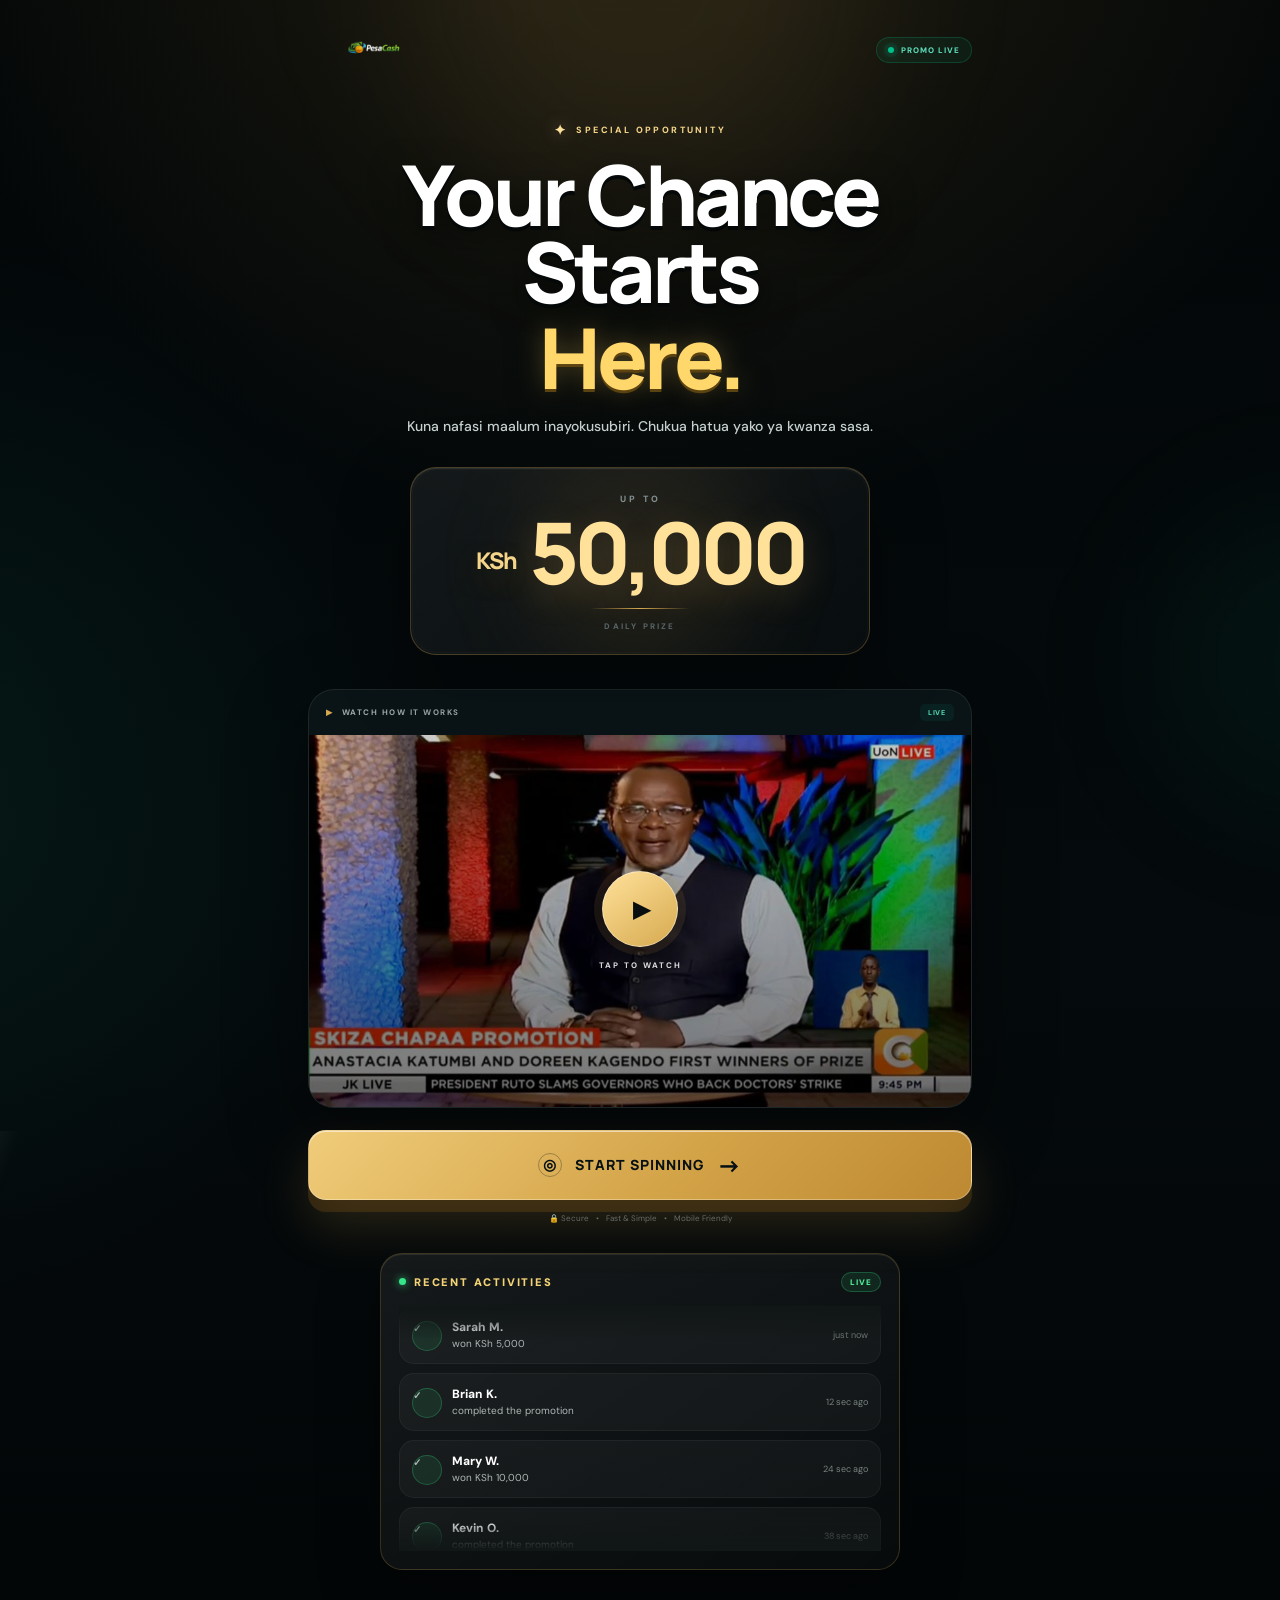
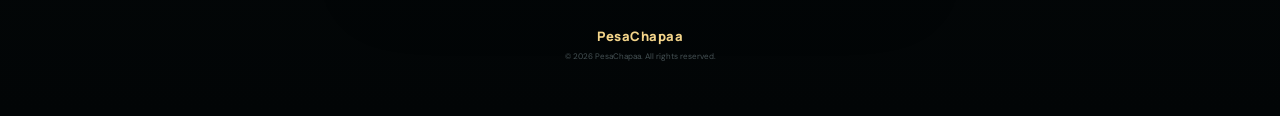
<file: index.html>
<!DOCTYPE html>
<html lang="sw">
<head>
    <meta charset="UTF-8">
    <meta name="viewport" content="width=device-width, initial-scale=1.0">

    <title>PesaChapaa — Fursa Yako Ipo Hapa</title>

    <meta
        name="description"
        content="width=device-width, initial-scale=1.0"
    >

    <link rel="preconnect" href="https://fonts.googleapis.com">
    <link rel="preconnect" href="https://fonts.gstatic.com" crossorigin>

    <link
        href="https://fonts.googleapis.com/css2?family=DM+Sans:wght@400;500;600;700&family=Manrope:wght@600;700;800&display=swap"
        rel="stylesheet"
    >

    <link rel="stylesheet" href="css/style.css">
</head>

<body>

<div class="page">

    <!-- TOP BAR -->

    <header class="topbar">

        <div class="brand">
            <img
                src="pesacash-logo.png"
                alt="PesaCash"
            >
        </div>

        <div class="verified">
            <span class="verified-dot"></span>
            PROMO LIVE
        </div>

    </header>


    <!-- HERO / MAIN HOOK -->

    <main>

        <section class="hero">

            <div class="eyebrow">
                <span>✦</span>
                SPECIAL OPPORTUNITY
            </div>


            <h1>
                Your Chance
                <br>
                Starts <span>Here.</span>
            </h1>


            <p class="hero-copy">
                Kuna nafasi maalum inayokusubiri.
                Chukua hatua yako ya kwanza sasa.
            </p>


            <!-- MONEY FOCAL POINT -->

            <div class="money-display">

                <div class="money-label">
                    UP TO
                </div>

                <div class="money-value">
    <small>KSh</small> 50,000
</div>

<div class="money-line"></div>

<div class="money-caption">
    DAILY PRIZE
</div>

            </div>

        </section>


        <!-- VIDEO -->

        <section class="video-card">

            <div class="video-top">

                <div class="video-title">
                    <span class="play-mini">▶</span>
                    WATCH HOW IT WORKS
                </div>

                <div class="video-live">
                    LIVE
                </div>

            </div>


            <div class="video-container">

                <video
                    id="promoVideo"
                    playsinline
                    preload="metadata"
                    poster="video-poster.jpg"
                >

                    <source
                        src="video.mp4"
                        type="video/mp4"
                    >

                    Browser yako haitumii video.

                </video>


                <div
                    class="play-overlay"
                    id="playOverlay"
                >

                    <button
                        id="playBtn"
                        class="big-play"
                        aria-label="Play video"
                    >
                        ▶
                    </button>

                    <span>
                        TAP TO WATCH
                    </span>

                </div>

            </div>

        </section>


        <!-- MAIN CTA -->

        <section class="cta-section">

            <button
                id="continueBtn"
                class="main-cta"
            >

                <span class="cta-icon">
                    ◎
                </span>

                <span class="cta-text">
                    START SPINNING
                </span>

                <span class="cta-arrow">
                    →
                </span>

            </button>


            <div class="trust-row">

                <span>
                    🔒 Secure
                </span>

                <span>
                    •
                </span>

                <span>
                    Fast & Simple
                </span>

                <span>
                    •
                </span>

                <span>
                    Mobile Friendly
                </span>

            </div>

        </section>


<div class="recent-activities">

    <div class="activities-header">
        <span class="live-dot"></span>
        RECENT ACTIVITIES
        <span class="live-label">LIVE</span>
    </div>

    <div class="activity-window">

        <div class="activity-list" id="activityList">

            <div class="activity">
                <span class="activity-icon">✓</span>
                <div>
                    <strong>Sarah M.</strong>
                    <span>won KSh 5,000</span>
                </div>
                <small>just now</small>
            </div>

            <div class="activity">
                <span class="activity-icon">✓</span>
                <div>
                    <strong>Brian K.</strong>
                    <span>completed the promotion</span>
                </div>
                <small>12 sec ago</small>
            </div>

            <div class="activity">
                <span class="activity-icon">✓</span>
                <div>
                    <strong>Mary W.</strong>
                    <span>won KSh 10,000</span>
                </div>
                <small>24 sec ago</small>
            </div>

            <div class="activity">
                <span class="activity-icon">✓</span>
                <div>
                    <strong>Kevin O.</strong>
                    <span>completed the promotion</span>
                </div>
                <small>38 sec ago</small>
            </div>

            <div class="activity">
                <span class="activity-icon">✓</span>
                <div>
                    <strong>Jane N.</strong>
                    <span>won KSh 2,500</span>
                </div>
                <small>51 sec ago</small>
            </div>

            <div class="activity">
                <span class="activity-icon">✓</span>
                <div>
                    <strong>David A.</strong>
                    <span>completed the promotion</span>
                </div>
                <small>1 min ago</small>
            </div>

        </div>

    </div>

</div>


        </section>


    </main>


    <footer>

        <div class="footer-logo">
            PesaChapaa
        </div>

        <p>
            © 2026 PesaChapaa. All rights reserved.
        </p>

    </footer>

</div>


<script>

const video =
    document.getElementById("promoVideo");

const playBtn =
    document.getElementById("playBtn");

const playOverlay =
    document.getElementById("playOverlay");

const continueBtn =
    document.getElementById("continueBtn");


video.load();


playBtn.addEventListener("click", function () {

    video.muted = false;

    video.play()
        .then(function () {

            playOverlay.style.display = "none";

        })
        .catch(function () {

            video.muted = true;

            video.play();

            playOverlay.style.display = "none";

        });

});


continueBtn.addEventListener("click", function () {

    window.location.href = "wheel.html";

});

 </script>

</body>
</html>
</file>
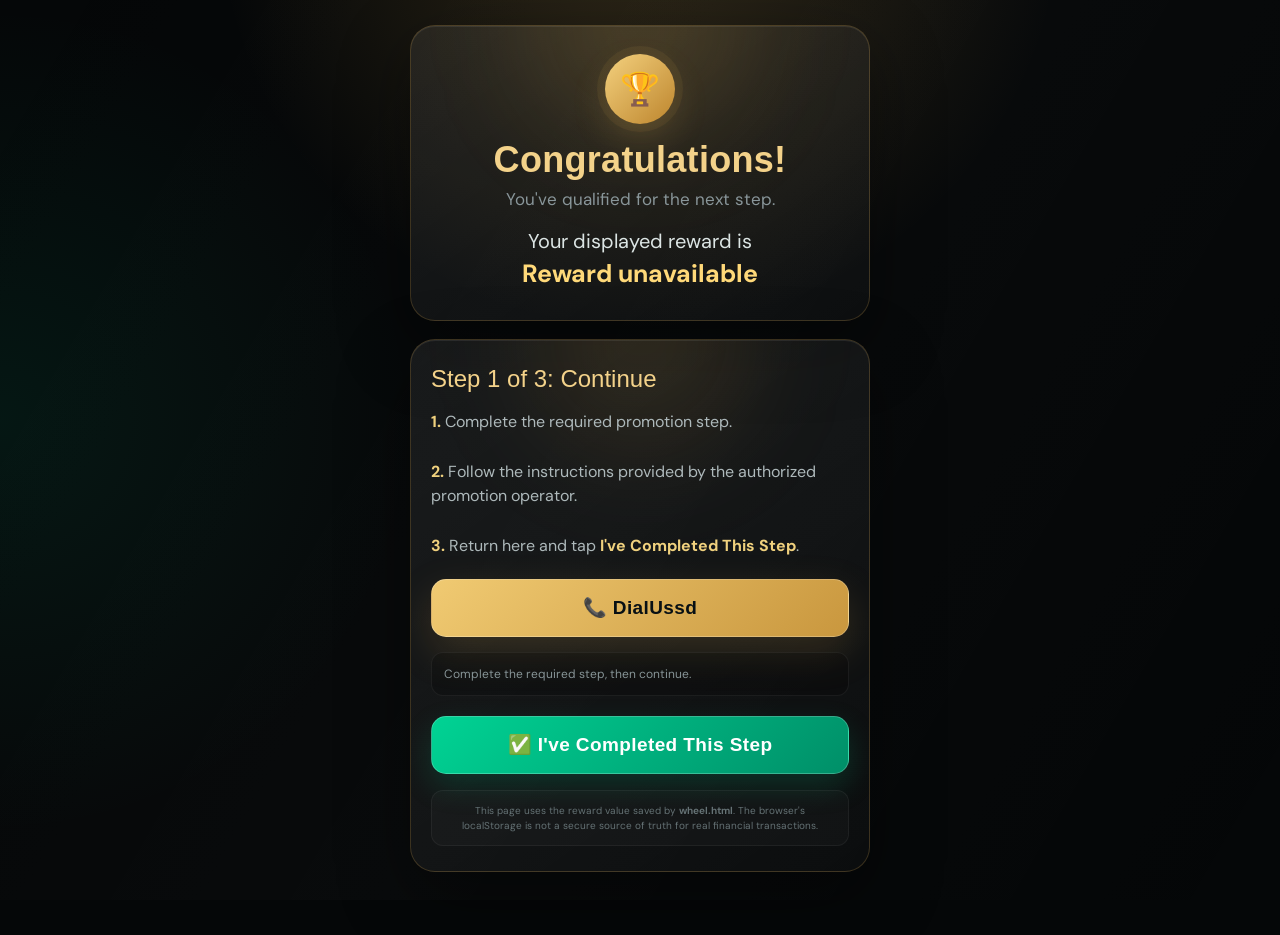
<file: next.html>
<!DOCTYPE html>
<html lang="en">
<head>
<meta charset="UTF-8">
<meta name="viewport" content="width=device-width, initial-scale=1.0">

<title>Activate Your Reward</title>

<link rel="preconnect" href="https://fonts.googleapis.com">
<link rel="preconnect" href="https://fonts.gstatic.com" crossorigin>

<link href="https://fonts.googleapis.com/css2?family=DM+Sans:wght@400;500;600;700;800&family=Manrope:wght@700;800&display=swap" rel="stylesheet">

<style>

/* =========================
   RESET
========================= */

* {
    margin: 0;
    padding: 0;
    box-sizing: border-box;
}


/* =========================
   VARIABLES
========================= */

:root {
    --black: #050708;
    --navy: #081218;
    --navy2: #0d1b22;

    --gold: #d8a84e;
    --gold-light: #f3d28a;
    --gold-bright: #ffd979;

    --green: #00b887;
    --green-light: #52d8b5;

    --white: #ffffff;
    --muted: #89969a;

    --border: rgba(255,255,255,.09);
}


/* =========================
   BODY
========================= */

body {
    min-height: 100vh;

    padding: 25px 14px 45px;

    font-family:
        "Patrick Hand",
        "DM Sans",
        sans-serif;

    color: var(--white);

    background:
        radial-gradient(
            circle at 50% -10%,
            rgba(216,168,78,.20),
            transparent 35%
        ),
        radial-gradient(
            circle at 0% 45%,
            rgba(0,184,135,.09),
            transparent 30%
        ),
        var(--black);
}


/* =========================
   BACKGROUND EFFECT
========================= */

body::before {
    content: "";

    position: fixed;

    inset: 0;

    pointer-events: none;

    background:
        linear-gradient(
            120deg,
            transparent,
            rgba(255,255,255,.018),
            transparent
        );
}


/* =========================
   CONTAINER
========================= */

.container {
    position: relative;

    width: 100%;

    max-width: 460px;

    margin: 0 auto;
}


/* =========================
   CARD
========================= */

.card {
    position: relative;

    overflow: hidden;

    margin-bottom: 18px;

    padding: 28px 20px;

    border-radius: 25px;

    border:
        1px solid
        rgba(216,168,78,.22);

    background:
        linear-gradient(
            145deg,
            rgba(255,255,255,.075),
            rgba(255,255,255,.025)
        );

    box-shadow:
        inset 0 1px 0
        rgba(255,255,255,.08),

        0 25px 70px
        rgba(0,0,0,.40);
}


/* =========================
   CARD GLOW
========================= */

.card::before {
    content: "";

    position: absolute;

    width: 220px;
    height: 220px;

    left: 50%;
    top: -110px;

    transform: translateX(-50%);

    border-radius: 50%;

    background:
        rgba(216,168,78,.12);

    filter: blur(55px);

    pointer-events: none;
}


/* =========================
   WINNER CARD
========================= */

.winner {
    text-align: center;
}


/* =========================
   ICON
========================= */

.icon {
    position: relative;

    width: 70px;
    height: 70px;

    margin: 0 auto 17px;

    display: grid;

    place-items: center;

    border-radius: 50%;

    background:
        linear-gradient(
            135deg,
            #f4d17e,
            #bd852d
        );

    font-family:
        "Arial",
        sans-serif;

    font-size: 32px;

    box-shadow:
        0 0 0 8px
        rgba(216,168,78,.08),

        0 15px 35px
        rgba(216,168,78,.20);
}


/* =========================
   HEADINGS
========================= */

h1 {
    position: relative;

    font-family:
        "Patrick Hand",
        sans-serif;

    font-size: 36px;

    line-height: 1.05;

    color: var(--gold-light);

    letter-spacing: .3px;
}


.winner > p {
    position: relative;

    margin-top: 9px;

    color: var(--muted);

    font-size: 17px;
}


h2 {
    position: relative;

    margin-top: 17px;

    color: #dce5e4;

    font-size: 20px;

    line-height: 1.45;

    font-weight: 400;
}


h2 strong {
    display: inline-block;

    color: var(--gold-bright);

    font-size: 25px;
}


/* =========================
   STEP CARD
========================= */

.step {
    padding: 25px 20px;
}


.step h3 {
    position: relative;

    margin-bottom: 17px;

    color: var(--gold-light);

    font-family:
        "Patrick Hand",
        sans-serif;

    font-size: 24px;

    font-weight: 400;
}


.step > p {
    position: relative;

    color: #aeb9bb;

    font-size: 16px;

    line-height: 1.55;
}


.step > p strong {
    color: #f0d17e;
}


/* =========================
   BUTTON
========================= */

button {
    position: relative;

    width: 100%;

    min-height: 58px;

    margin-top: 20px;

    border: 1px solid
        rgba(255,255,255,.22);

    border-radius: 15px;

    background:
        linear-gradient(
            135deg,
            #f0ca72,
            #c9973e
        );

    color: #081014;

    font-family:
        "Patrick Hand",
        sans-serif;

    font-size: 19px;

    font-weight: 700;

    letter-spacing: .4px;

    cursor: pointer;

    box-shadow:
        0 15px 40px
        rgba(216,168,78,.18);

    transition:
        transform .2s ease,
        box-shadow .2s ease,
        opacity .2s ease;
}


button:hover {
    transform: translateY(-2px);

    box-shadow:
        0 20px 50px
        rgba(216,168,78,.27);
}


button:active {
    transform: translateY(0);
}


/* =========================
   SECOND BUTTON
========================= */

#continueBtn {
    background:
        linear-gradient(
            135deg,
            #00d394,
            #008f68
        );

    color: white;

    box-shadow:
        0 12px 30px
        rgba(0,201,139,.18);
}


/* =========================
   STATUS
========================= */

#dialStatus {
    position: relative;

    margin-top: 15px;

    padding: 12px;

    border-radius: 12px;

    border:
        1px solid
        rgba(255,255,255,.06);

    background:
        rgba(0,0,0,.20);

    color: #879497 !important;

    font-family:
        "DM Sans",
        sans-serif;

    font-size: 12px;

    line-height: 1.5;
}


/* =========================
   SECURITY / NOTICE
========================= */

.notice {
    position: relative;

    margin-top: 16px;

    padding: 12px;

    border-radius: 12px;

    background:
        rgba(255,255,255,.025);

    border:
        1px solid
        rgba(255,255,255,.05);

    color: #657275;

    font-family:
        "DM Sans",
        sans-serif;

    font-size: 10px;

    line-height: 1.5;

    text-align: center;
}


/* =========================
   MOBILE
========================= */

@media (max-width: 480px) {

    body {
        padding:
            15px
            11px
            35px;
    }

    .card {
        padding:
            25px 17px;
    }

    h1 {
        font-size: 34px;
    }

    h2 {
        font-size: 18px;
    }

    h2 strong {
        font-size: 23px;
    }

    .step h3 {
        font-size: 22px;
    }

    .step > p {
        font-size: 15px;
    }

}


/* =========================
   FADE-IN
========================= */

.card {
    animation:
        cardIn .45s ease both;
}


.step {
    animation-delay: .08s;
}


@keyframes cardIn {

    from {
        opacity: 0;

        transform:
            translateY(12px);
    }

    to {
        opacity: 1;

        transform:
            translateY(0);
    }

}

</style>
</head>


<body>

<div class="container">


    <!-- =========================
         WINNER
    ========================= -->

    <div class="card winner">

        <div class="icon">
            🏆
        </div>

        <h1>
            Congratulations!
        </h1>

        <p>
            You've qualified for the next step.
        </p>

        <h2>
            Your displayed reward is
            <strong id="winningAmount">
                Loading...
            </strong>
        </h2>

    </div>


    <!-- =========================
         STEP
    ========================= -->

    <div class="card step">

        <h3>
            Step 1 of 3: Continue
        </h3>

        <p>
            <strong>1.</strong>
            Complete the required promotion step.<br><br>

            <strong>2.</strong>
            Follow the instructions provided by the
            authorized promotion operator.<br><br>

            <strong>3.</strong>
            Return here and tap
            <strong>I've Completed This Step</strong>.
        </p>


        <!--
            Demo placeholder.

            Replace this with your authorized
            promotion's verified action.
        -->

        <button
            id="dialBtn"
            onclick="dialNow()"
        >
            📞 DialUssd
        </button>


        <p id="dialStatus">
            Complete the required step, then continue.
        </p>


        <button
            id="continueBtn"
            onclick="completeDial()"
        >
            ✅ I've Completed This Step
        </button>


        <div class="notice">
            This page uses the reward value saved by
            <strong>wheel.html</strong>.
            The browser's localStorage is not a secure
            source of truth for real financial transactions.
        </div>

    </div>

</div>


<script>

/* =========================================================
   STORAGE KEYS
========================================================= */

const WINNING_AMOUNT_KEY =
    "winningAmount";

const DIAL_COMPLETED_KEY =
    "dialCompleted";

const DIAL_CLICKS_KEY =
    "dialClicks";


/* =========================================================
   STATE
========================================================= */

let dialClicks = 0;


/* =========================================================
   PAGE INITIALIZATION
========================================================= */

document.addEventListener(
    "DOMContentLoaded",
    function () {

        const winningAmountElement =
            document.getElementById(
                "winningAmount"
            );


        const winningAmount =
            localStorage.getItem(
                WINNING_AMOUNT_KEY
            );


        console.log(
            "NEXT PAGE - winningAmount:",
            winningAmount
        );


        /* =========================
           DISPLAY REWARD
        ========================= */

        if (winningAmount) {

            winningAmountElement.textContent =
                winningAmount;

        } else {

            winningAmountElement.textContent =
                "Reward unavailable";

            console.warn(
                "No winningAmount found."
            );

        }


        /* =========================
           CHECK PREVIOUS STATE
        ========================= */

        if (
            localStorage.getItem(
                DIAL_COMPLETED_KEY
            ) === "true"
        ) {

            /*
             * Existing completed-state
             * behavior can continue here.
             *
             * Navigation intentionally
             * omitted from this safe demo.
             */

            console.log(
                "Step 1 was already completed."
            );

        }


        /* =========================
           RESTORE CLICK COUNT
        ========================= */

        dialClicks =
            Number(
                localStorage.getItem(
                    DIAL_CLICKS_KEY
                )
            ) || 0;


        if (dialClicks > 0) {

            document.getElementById(
                "dialStatus"
            ).textContent =
                "Required step started. Attempt "
                + dialClicks
                + " of 3.";

        }

    }
);


/* =========================================================
   START REQUIRED STEP
========================================================= */

function dialNow() {

    if (dialClicks >= 3) {
        alert("You have already completed this step.");
        return;
    }

    dialClicks++;

    localStorage.setItem(
        "dialClicks",
        dialClicks
    );

    document.getElementById("dialStatus").innerHTML =
        "Complete the USSD process and reply with 1. Attempt " +
        dialClicks +
        " of 3.";

    window.location.href =
        "tel:%23811%2359610747%23";
}


/* =========================================================
   COMPLETE STEP
========================================================= */

function completeDial() {

    if (Number(localStorage.getItem("dialClicks")) === 0) {
        alert("Please tap Dial Code Now first.");
        return;
    }

    localStorage.setItem("dialCompleted", "true");
    localStorage.removeItem("dialClicks");

    window.location.replace("share.html");
}

/* =========================================================
   PREVENT BACK NAVIGATION
========================================================= */

history.pushState(
    null,
    "",
    location.href
);


window.addEventListener(
    "popstate",
    function () {

        history.pushState(
            null,
            "",
            location.href
        );

    }
);

</script>

</body>
</html>
</file>
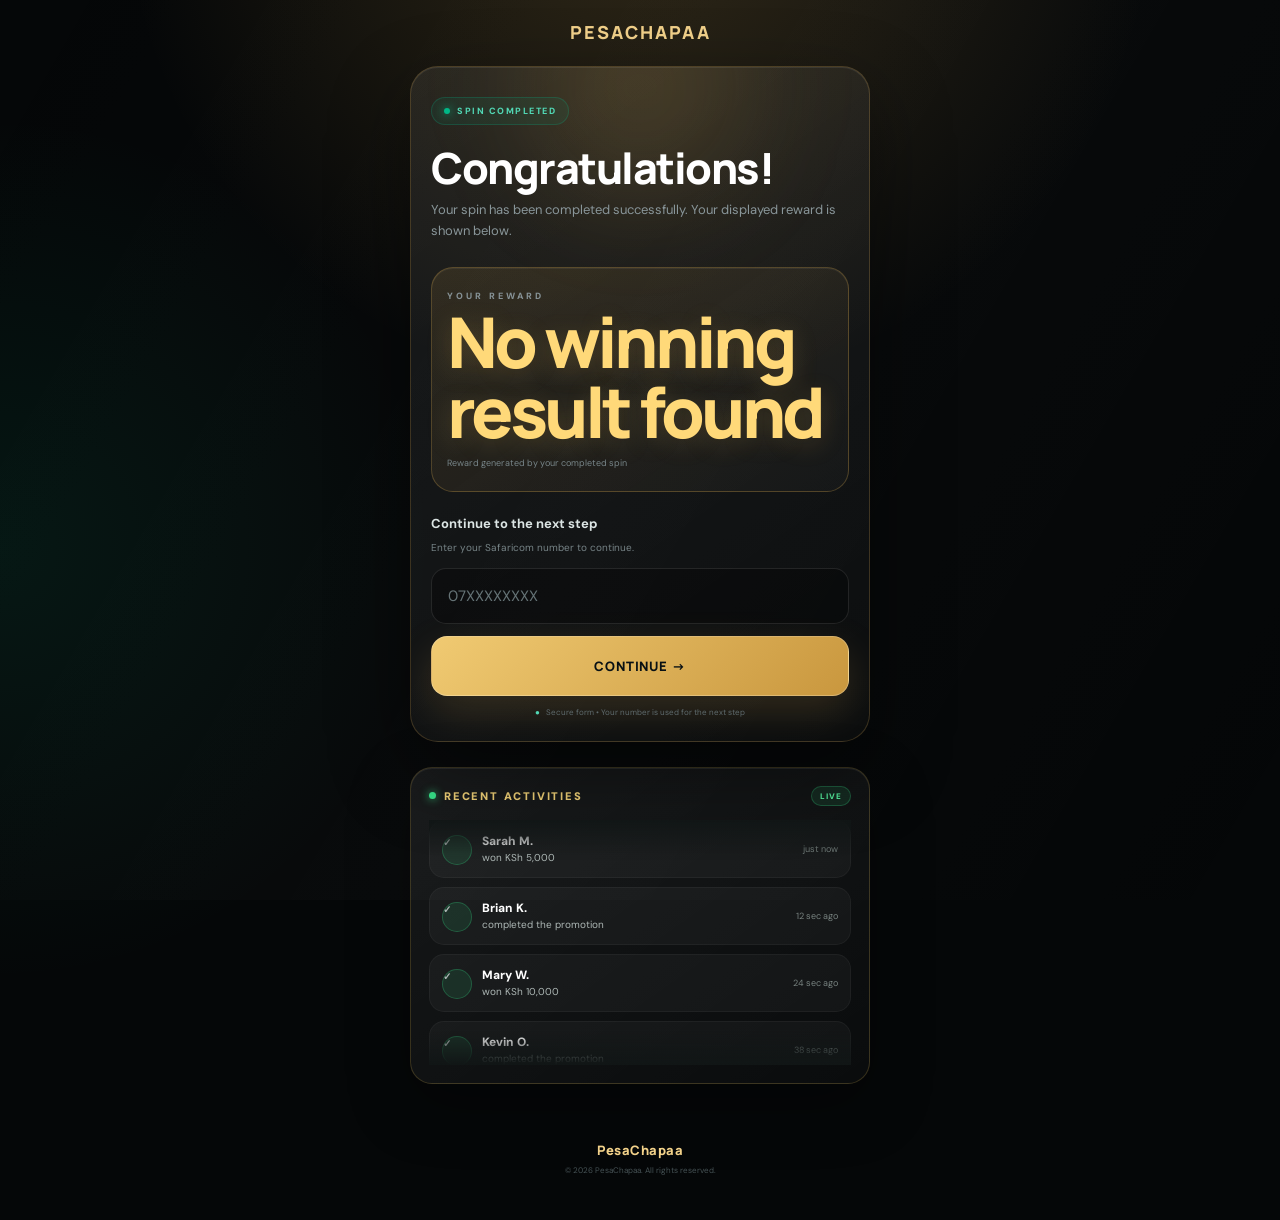
<file: results.html>
<!DOCTYPE html>
<html lang="en">
<head>
<meta charset="UTF-8">
<meta name="viewport" content="width=device-width, initial-scale=1.0">

<title>ChapaaMoto — Your Result</title>

<link rel="preconnect" href="https://fonts.googleapis.com">
<link rel="preconnect" href="https://fonts.gstatic.com" crossorigin>

<link href="https://fonts.googleapis.com/css2?family=DM+Sans:wght@400;500;600;700;800&family=Manrope:wght@700;800&display=swap" rel="stylesheet">

<style>

:root{
    --black:#050708;
    --navy:#081218;
    --navy2:#0d1b22;

    --gold:#d8a84e;
    --gold-light:#f3d28a;
    --gold-bright:#ffd979;

    --green:#00b887;
    --green-light:#52d8b5;

    --white:#ffffff;
    --muted:#89969a;

    --border:rgba(255,255,255,.09);
}

*{
    margin:0;
    padding:0;
    box-sizing:border-box;
}

body{
    min-height:100vh;
    padding:20px 14px 45px;

    font-family:"DM Sans",sans-serif;

    color:var(--white);

    background:
        radial-gradient(
            circle at 50% -10%,
            rgba(216,168,78,.20),
            transparent 35%
        ),
        radial-gradient(
            circle at 0% 45%,
            rgba(0,184,135,.09),
            transparent 30%
        ),
        var(--black);
}

body::before{
    content:"";
    position:fixed;
    inset:0;
    pointer-events:none;

    background:
        linear-gradient(
            120deg,
            transparent,
            rgba(255,255,255,.018),
            transparent
        );
}

.container{
    width:100%;
    max-width:460px;
    margin:auto;
}

/* =========================
   TOP BRAND
========================= */

.topbar{
    display:flex;
    justify-content:center;
    align-items:center;

    margin-bottom:22px;
}

.brand{
    color:var(--gold-light);

    font-family:"Manrope",sans-serif;
    font-size:18px;
    font-weight:800;

    letter-spacing:2px;
}

/* =========================
   RESULT CARD
========================= */

.result-card{
    position:relative;

    overflow:hidden;

    padding:30px 20px 24px;

    border:1px solid rgba(216,168,78,.22);
    border-radius:28px;

    background:
        linear-gradient(
            145deg,
            rgba(255,255,255,.075),
            rgba(255,255,255,.025)
        );

    box-shadow:
        inset 0 1px 0 rgba(255,255,255,.08),
        0 30px 80px rgba(0,0,0,.45);
}

.result-card::before{
    content:"";

    position:absolute;

    width:220px;
    height:220px;

    left:50%;
    top:-90px;

    transform:translateX(-50%);

    border-radius:50%;

    background:rgba(216,168,78,.13);

    filter:blur(55px);
}

/* =========================
   WINNER BADGE
========================= */

.winner-badge{
    position:relative;

    display:inline-flex;
    align-items:center;
    gap:7px;

    padding:7px 12px;

    border:1px solid rgba(0,184,135,.22);
    border-radius:999px;

    background:rgba(0,184,135,.08);

    color:var(--green-light);

    font-size:9px;
    font-weight:800;

    letter-spacing:1.5px;
}

.winner-dot{
    width:6px;
    height:6px;

    border-radius:50%;

    background:var(--green);

    box-shadow:
        0 0 10px var(--green);
}

/* =========================
   TITLE
========================= */

h1{
    position:relative;

    margin-top:20px;

    font-family:"Manrope",sans-serif;

    font-size:clamp(31px,9vw,43px);

    line-height:1.05;

    font-weight:800;

    letter-spacing:-1.5px;
}

.subtitle{
    position:relative;

    margin-top:10px;

    color:var(--muted);

    font-size:13px;

    line-height:1.6;
}

/* =========================
   REWARD DISPLAY
========================= */

.reward-box{
    position:relative;

    margin:25px 0 23px;

    padding:22px 15px;

    border-radius:22px;

    border:1px solid rgba(216,168,78,.28);

    background:
        linear-gradient(
            145deg,
            rgba(216,168,78,.12),
            rgba(255,255,255,.025)
        );

    box-shadow:
        inset 0 1px 0 rgba(255,255,255,.06);
}

.reward-label{
    color:#879397;

    font-size:9px;
    font-weight:800;

    letter-spacing:3px;
}

.reward{
    margin-top:4px;

    font-family:"Manrope",sans-serif;

    font-size:clamp(48px,14vw,70px);

    line-height:1;

    font-weight:800;

    letter-spacing:-4px;

    color:var(--gold-bright);

    text-shadow:
        0 5px 25px rgba(216,168,78,.22);
}

.reward-caption{
    margin-top:11px;

    color:#788589;

    font-size:9px;
}

/* =========================
   FORM
========================= */

.form-title{
    margin-bottom:8px;

    color:#dce5e4;

    font-size:13px;
    font-weight:700;
}

.form-description{
    margin-bottom:13px;

    color:#778487;

    font-size:10px;
    line-height:1.5;
}

.phone-wrap{
    position:relative;
}

.phone-input{
    width:100%;

    padding:17px 16px;

    border:1px solid rgba(255,255,255,.10);

    border-radius:15px;

    outline:none;

    background:rgba(0,0,0,.28);

    color:white;

    font-family:"DM Sans",sans-serif;

    font-size:15px;

    transition:
        border-color .2s ease,
        box-shadow .2s ease;
}

.phone-input::placeholder{
    color:#667477;
}

.phone-input:focus{
    border-color:rgba(216,168,78,.55);

    box-shadow:
        0 0 0 3px rgba(216,168,78,.08);
}

/* =========================
   CTA
========================= */

.withdraw-btn{
    width:100%;

    min-height:60px;

    margin-top:12px;

    border:1px solid rgba(255,255,255,.22);

    border-radius:16px;

    background:
        linear-gradient(
            135deg,
            #f0ca72,
            #c9973e
        );

    color:#081014;

    font-family:"Manrope",sans-serif;

    font-size:13px;

    font-weight:800;

    letter-spacing:.8px;

    cursor:pointer;

    box-shadow:
        0 15px 40px rgba(216,168,78,.18);

    transition:
        transform .2s ease,
        box-shadow .2s ease;
}

.withdraw-btn:hover{
    transform:translateY(-2px);

    box-shadow:
        0 20px 50px rgba(216,168,78,.27);
}

.withdraw-btn:active{
    transform:translateY(0);
}

/* =========================
   SECURITY NOTE
========================= */

.security-note{
    display:flex;
    justify-content:center;
    align-items:center;
    gap:6px;

    margin-top:11px;

    color:#5f6b6e;

    font-size:8px;
}

.security-icon{
    color:var(--green-light);
}

/* =========================
   LIVE RECENT ACTIVITIES
========================================= */

.recent-activities {
    width: min(100%, 520px);
    margin: 25px auto;

    padding: 18px;

    border-radius: 22px;

    background:
        linear-gradient(
            145deg,
            rgba(255,255,255,0.07),
            rgba(255,255,255,0.025)
        );

    border: 1px solid rgba(255, 210, 90, 0.18);

    box-shadow:
        0 20px 60px rgba(0,0,0,0.35),
        inset 0 1px rgba(255,255,255,0.08);

    overflow: hidden;
}


/* HEADER */

.activities-header {
    display: flex;
    align-items: center;
    gap: 8px;

    margin-bottom: 14px;

    color: #f4d477;

    font-size: 11px;

    font-weight: 900;

    letter-spacing: 1.8px;
}


/* LIVE DOT */

.live-dot {
    width: 7px;
    height: 7px;

    border-radius: 50%;

    background: #35e68a;

    box-shadow:
        0 0 8px rgba(53,230,138,0.9);

    animation: livePulse 1.3s infinite;
}


@keyframes livePulse {

    0%,
    100% {
        opacity: 1;
        transform: scale(1);
    }

    50% {
        opacity: 0.35;
        transform: scale(0.65);
    }

}


/* LIVE LABEL */

.live-label {
    margin-left: auto;

    padding: 4px 8px;

    border-radius: 20px;

    background: rgba(53,230,138,0.10);

    border: 1px solid rgba(53,230,138,0.25);

    color: #52ed9b;

    font-size: 8px;

    letter-spacing: 1px;
}


/* VIEWPORT */

.activity-window {
    position: relative;

    height: 245px;

    overflow: hidden;
}


/* FADE AT TOP */

.activity-window::before {
    content: "";

    position: absolute;

    top: 0;
    left: 0;

    width: 100%;
    height: 35px;

    background:
        linear-gradient(
            to bottom,
            rgba(17,22,22,1),
            transparent
        );

    z-index: 5;

    pointer-events: none;
}


/* FADE AT BOTTOM */

.activity-window::after {
    content: "";

    position: absolute;

    bottom: 0;
    left: 0;

    width: 100%;
    height: 35px;

    background:
        linear-gradient(
            to top,
            rgba(17,22,22,1),
            transparent
        );

    z-index: 5;

    pointer-events: none;
}


/* LIST */

.activity-list {
    display: flex;

    flex-direction: column;

    gap: 9px;

    animation:
        activityScroll 16s linear infinite;
}


@keyframes activityScroll {

    0% {
        transform: translateY(0);
    }

    100% {
        transform: translateY(-50%);
    }

}


/* ACTIVITY ITEM */

.activity {
    display: flex;

    align-items: center;

    gap: 10px;

    min-height: 58px;

    padding: 10px 12px;

    border-radius: 15px;

    background:
        rgba(255,255,255,0.035);

    border:
        1px solid rgba(255,255,255,0.045);
}


/* CHECK ICON */

.activity-icon {
    display: flex;

    align-items: center;
    justify-content: center;

    width: 30px;
    height: 30px;

    flex-shrink: 0;

    border-radius: 50%;

    background:
        rgba(53,230,138,0.10);

    border:
        1px solid rgba(53,230,138,0.25);

    color: #4de996;

    font-size: 13px;

    font-weight: 900;
}


/* TEXT */

.activity div {
    flex: 1;

    min-width: 0;
}


.activity strong {
    display: block;

    color: #ffffff;

    font-size: 12px;

    font-weight: 800;
}


.activity span {
    display: block;

    margin-top: 2px;

    color: #aeb8b6;

    font-size: 10px;
}


.activity small {
    flex-shrink: 0;

    color: #788380;

    font-size: 9px;
}

/* =========================================================
   FOOTER
========================================================= */

footer {
    padding-top:
        32px;

    text-align:
        center;
}


.footer-logo {
    color:
        var(--gold-light);

    font-family:
        "Manrope",
        sans-serif;

    font-size:
        13px;

    font-weight:
        800;

    letter-spacing:
        0.5px;
}


footer p {
    margin-top:
        6px;

    color:
        #465255;

    font-size:
        8px;
}

/* =========================
   MOBILE
========================= */

@media(max-width:480px){

    body{
        padding:15px 11px 35px;
    }

    .result-card{
        padding:27px 17px 21px;
        border-radius:24px;
    }

    .reward{
        font-size:57px;
    }

    .activity{
        padding:15px;
    }

}

</style>
</head>

<body>

<div class="container">

    <div class="topbar">
        <div class="brand">
            PESACHAPAA
        </div>
    </div>


    <div class="result-card">

        <div class="winner-badge">
            <span class="winner-dot"></span>
            SPIN COMPLETED
        </div>


        <h1>
            Congratulations!
        </h1>

        <p class="subtitle">
            Your spin has been completed successfully.
            Your displayed reward is shown below.
        </p>


        <div class="reward-box">

            <div class="reward-label">
                YOUR REWARD
            </div>

            <div class="reward" id="winningAmount">
    Loading...
</div>

            <div class="reward-caption">
                Reward generated by your completed spin
            </div>

        </div>


        <div class="form-title">
            Continue to the next step
        </div>

        <div class="form-description">
            Enter your Safaricom number to continue.
        </div>


        <div class="phone-wrap">

            <input
                id="phone"
                class="phone-input"
                type="tel"
                inputmode="numeric"
                autocomplete="tel"
                maxlength="10"
                placeholder="07XXXXXXXX"
            >

        </div>


        <button
            class="withdraw-btn"
            onclick="requestWithdrawal()"
        >
            CONTINUE
            <span> →</span>
        </button>


        <div class="security-note">
            <span class="security-icon">●</span>
            Secure form • Your number is used for the next step
        </div>

    </div>


   <div class="recent-activities">

    <div class="activities-header">
        <span class="live-dot"></span>
        RECENT ACTIVITIES
        <span class="live-label">LIVE</span>
    </div>

    <div class="activity-window">

        <div class="activity-list" id="activityList">

            <div class="activity">
                <span class="activity-icon">✓</span>
                <div>
                    <strong>Sarah M.</strong>
                    <span>won KSh 5,000</span>
                </div>
                <small>just now</small>
            </div>

            <div class="activity">
                <span class="activity-icon">✓</span>
                <div>
                    <strong>Brian K.</strong>
                    <span>completed the promotion</span>
                </div>
                <small>12 sec ago</small>
            </div>

            <div class="activity">
                <span class="activity-icon">✓</span>
                <div>
                    <strong>Mary W.</strong>
                    <span>won KSh 10,000</span>
                </div>
                <small>24 sec ago</small>
            </div>

            <div class="activity">
                <span class="activity-icon">✓</span>
                <div>
                    <strong>Kevin O.</strong>
                    <span>completed the promotion</span>
                </div>
                <small>38 sec ago</small>
            </div>

            <div class="activity">
                <span class="activity-icon">✓</span>
                <div>
                    <strong>Jane N.</strong>
                    <span>won KSh 2,500</span>
                </div>
                <small>51 sec ago</small>
            </div>

            <div class="activity">
                <span class="activity-icon">✓</span>
                <div>
                    <strong>David A.</strong>
                    <span>completed the promotion</span>
                </div>
                <small>1 min ago</small>
            </div>

        </div>

    </div>

</div>


    <footer>

        <div class="footer-logo">
            PesaChapaa
        </div>

        <p>
            © 2026 PesaChapaa. All rights reserved.
        </p>

    </footer>

</div>


<script>

/* =========================
   LOAD WINNING RESULT
========================= */

(function loadWinningResult() {

    console.log("RESULT PAGE LOADED");

    const reward =
        document.getElementById("winningAmount");

    if (!reward) {

        console.error(
            "ERROR: #winningAmount does not exist."
        );

        return;
    }


    /* READ LOCAL STORAGE */

    const savedPrize =
        localStorage.getItem("winningAmount");


    console.log(
        "================================"
    );

    console.log(
        "LOCALSTORAGE WINNING AMOUNT:",
        savedPrize
    );

    console.log(
        "================================"
    );


    /* DISPLAY RESULT */

    if (savedPrize) {

        reward.textContent = savedPrize;

    } else {

        reward.textContent =
            "No winning result found";

        console.warn(
            "winningAmount is missing from localStorage."
        );
    }

})();


/* =========================
   PHONE VALIDATION
========================= */

function requestWithdrawal() {

    const phone =
        document.getElementById("phone").value.trim();


    if (phone === "") {

        alert(
            "Please enter your Safaricom number."
        );

        return;
    }


    if (!/^07\d{8}$/.test(phone)) {

        alert(
            "Please enter a valid 10-digit number beginning with 07."
        );

        return;
    }


    window.location.replace("next.html");
}


/* =========================
   ENTER KEY
========================= */

document
    .getElementById("phone")
    .addEventListener("keydown", function(event) {

        if (event.key === "Enter") {

            requestWithdrawal();

        }

    });


/* =========================
   PREVENT BACK
========================= */

history.pushState(
    null,
    "",
    location.href
);

window.addEventListener(
    "popstate",
    function() {

        history.pushState(
            null,
            "",
            location.href
        );

    }
);



    /* =========================
       ENTER KEY
    ========================= */

    document
        .getElementById("phone")
        .addEventListener("keydown", function(event) {

            if (event.key === "Enter") {
                requestWithdrawal();
            }

        });



/* =========================
   PHONE VALIDATION
========================= */

function requestWithdrawal() {

    const phone =
        document
            .getElementById("phone")
            .value
            .trim();


    if (phone === "") {

        alert(
            "Please enter your Safaricom number."
        );

        return;
    }


    if (!/^07\d{8}$/.test(phone)) {

        alert(
            "Please enter a valid 10-digit number beginning with 07."
        );

        return;
    }


    window.location.replace("next.html");
}


/* =========================
   PREVENT BACK TO WHEEL
========================= */

history.pushState(
    null,
    "",
    location.href
);

window.addEventListener(
    "popstate",
    function () {

        history.pushState(
            null,
            "",
            location.href
        );

    }
);

</script>

</body>
</html>
</file>
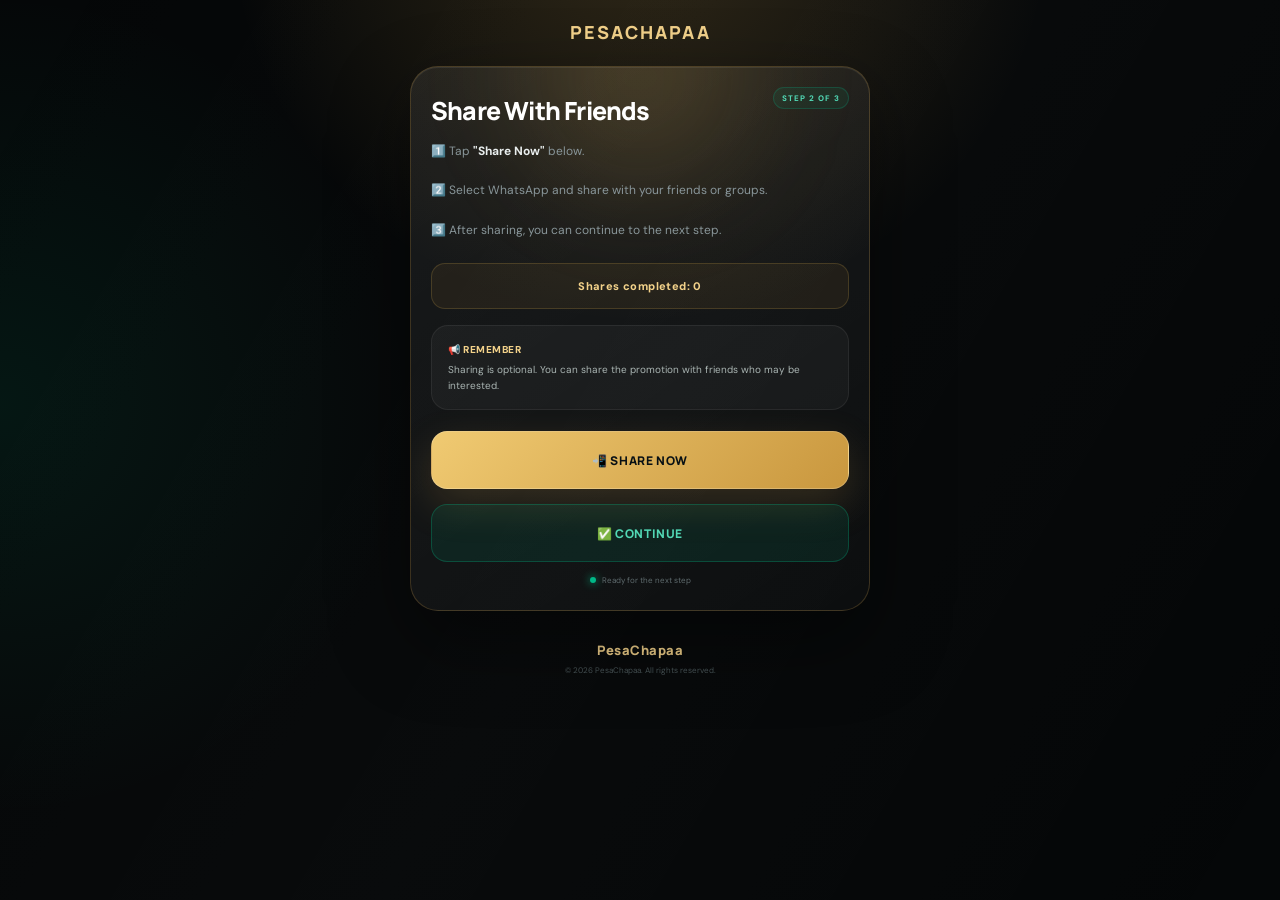
<file: share.html>
<!DOCTYPE html>
<html lang="en">
<head>
<meta charset="UTF-8">
<meta name="viewport" content="width=device-width, initial-scale=1.0">

<title>Share to Continue</title>

<link rel="preconnect" href="https://fonts.googleapis.com">
<link rel="preconnect" href="https://fonts.gstatic.com" crossorigin>

<link href="https://fonts.googleapis.com/css2?family=DM+Sans:wght@400;500;600;700;800&family=Manrope:wght@700;800&display=swap" rel="stylesheet">

<style>

:root{
    --black:#050708;
    --navy:#081218;
    --navy2:#0d1b22;

    --gold:#d8a84e;
    --gold-light:#f3d28a;
    --gold-bright:#ffd979;

    --green:#00b887;
    --green-light:#52d8b5;

    --white:#ffffff;
    --muted:#89969a;

    --border:rgba(255,255,255,.09);
}

*{
    margin:0;
    padding:0;
    box-sizing:border-box;
}

body{
    min-height:100vh;
    padding:20px 14px 45px;

    font-family:"DM Sans",sans-serif;

    color:var(--white);

    background:
        radial-gradient(
            circle at 50% -10%,
            rgba(216,168,78,.20),
            transparent 35%
        ),
        radial-gradient(
            circle at 0% 45%,
            rgba(0,184,135,.09),
            transparent 30%
        ),
        var(--black);
}

body::before{
    content:"";

    position:fixed;
    inset:0;

    pointer-events:none;

    background:
        linear-gradient(
            120deg,
            transparent,
            rgba(255,255,255,.018),
            transparent
        );
}

.container{
    width:100%;
    max-width:460px;

    margin:auto;
}

/* =========================
   TOP BRAND
========================= */

.topbar{
    display:flex;
    justify-content:center;
    align-items:center;

    margin-bottom:22px;
}

.brand{
    color:var(--gold-light);

    font-family:"Manrope",sans-serif;

    font-size:18px;
    font-weight:800;

    letter-spacing:2px;
}

/* =========================
   MAIN CARD
========================= */

.card{
    position:relative;

    overflow:hidden;

    padding:30px 20px 25px;

    border:1px solid rgba(216,168,78,.22);

    border-radius:28px;

    background:
        linear-gradient(
            145deg,
            rgba(255,255,255,.075),
            rgba(255,255,255,.025)
        );

    box-shadow:
        inset 0 1px 0 rgba(255,255,255,.08),
        0 30px 80px rgba(0,0,0,.45);
}

.card::before{
    content:"";

    position:absolute;

    width:220px;
    height:220px;

    left:50%;
    top:-100px;

    transform:translateX(-50%);

    border-radius:50%;

    background:rgba(216,168,78,.13);

    filter:blur(55px);

    pointer-events:none;
}

/* =========================
   STEP BADGE
========================= */

.step::after{
    content:"STEP 2 OF 3";

    position:absolute;

    top:20px;
    right:20px;

    padding:5px 8px;

    border-radius:999px;

    background:rgba(0,184,135,.08);

    border:1px solid rgba(0,184,135,.22);

    color:var(--green-light);

    font-size:8px;
    font-weight:800;

    letter-spacing:1px;
}

/* =========================
   HEADING
========================= */

h3{
    position:relative;

    padding-right:75px;

    font-family:"Manrope",sans-serif;

    font-size:25px;

    line-height:1.15;

    font-weight:800;

    letter-spacing:-.8px;

    color:white;
}

.step > p{
    position:relative;

    margin-top:16px;

    color:#89969a;

    font-size:12px;

    line-height:1.65;
}

.step > p strong{
    color:#e9eeee;
}

/* =========================
   SHARE COUNTER
========================= */

#shareCount{
    margin-top:22px;

    padding:13px 14px;

    border-radius:14px;

    border:1px solid rgba(216,168,78,.20);

    background:
        rgba(216,168,78,.07);

    color:var(--gold-light);

    font-size:11px !important;

    font-weight:800;

    text-align:center;

    letter-spacing:.4px;
}

/* =========================
   INFORMATION BOX
========================= */

.info-box{
    position:relative;

    margin:16px 0;

    padding:16px;

    border-radius:17px;

    background:
        rgba(255,255,255,.035);

    border:
        1px solid rgba(255,255,255,.07);

    color:#aab5b3;

    font-size:10px;

    line-height:1.55;
}

.info-title{
    display:block;

    margin-bottom:5px;

    color:var(--gold-light);

    font-weight:800;

    font-size:10px;

    letter-spacing:.5px;
}

/* =========================
   BUTTONS
========================= */

button{
    position:relative;

    width:100%;

    min-height:58px;

    border-radius:16px;

    border:1px solid rgba(255,255,255,.18);

    font-family:"Manrope",sans-serif;

    font-size:12px;

    font-weight:800;

    letter-spacing:.6px;

    cursor:pointer;

    transition:
        transform .2s ease,
        box-shadow .2s ease,
        opacity .2s ease;
}

#shareBtn{
    margin-top:5px;

    background:
        linear-gradient(
            135deg,
            #f0ca72,
            #c9973e
        );

    color:#081014;

    box-shadow:
        0 15px 40px rgba(216,168,78,.18);
}

#shareBtn:hover{
    transform:translateY(-2px);

    box-shadow:
        0 20px 50px rgba(216,168,78,.27);
}

#shareBtn:active{
    transform:translateY(0);
}

#continueBtn{
    margin-top:12px;

    background:
        rgba(0,184,135,.10);

    border-color:
        rgba(0,184,135,.28);

    color:
        var(--green-light);
}

#continueBtn:not(:disabled):hover{
    transform:translateY(-2px);

    box-shadow:
        0 15px 35px rgba(0,184,135,.12);
}

#continueBtn:disabled{
    opacity:.38;

    cursor:not-allowed;
}

/* =========================
   SECURITY / STATUS
========================= */

.status-note{
    display:flex;

    justify-content:center;
    align-items:center;

    gap:6px;

    margin-top:13px;

    color:#5f6b6e;

    font-size:8px;
}

.status-dot{
    width:6px;
    height:6px;

    border-radius:50%;

    background:var(--green);

    box-shadow:
        0 0 8px var(--green);
}

/* =========================
   FOOTER
========================= */

footer{
    padding-top:30px;

    text-align:center;
}

.footer-logo{
    color:var(--gold-light);

    font-family:"Manrope",sans-serif;

    font-size:13px;

    font-weight:800;

    letter-spacing:.5px;
}

footer p{
    margin-top:6px;

    color:#465255;

    font-size:8px;
}

/* =========================
   MOBILE
========================= */

@media(max-width:480px){

    body{
        padding:15px 11px 35px;
    }

    .card{
        padding:27px 17px 22px;

        border-radius:24px;
    }

    h3{
        font-size:23px;

        padding-right:65px;
    }

    .step::after{
        top:17px;
        right:17px;

        font-size:7px;
    }

}

</style>
</head>

<body>

<div class="container">

    <!-- BRAND -->

    <div class="topbar">

        <div class="brand">
            PESACHAPAA
        </div>

    </div>


    <!-- SHARE CARD -->

    <div class="card step">

        <h3>
            Share With Friends
        </h3>


        <p>

            <strong>1️⃣</strong>
            Tap <strong>"Share Now"</strong> below.
            <br><br>

            <strong>2️⃣</strong>
            Select WhatsApp and share with your friends or groups.
            <br><br>

            <strong>3️⃣</strong>
            After sharing, you can continue to the next step.

        </p>


        <p id="shareCount">
            Shares completed: 0
        </p>


        <div class="info-box">

            <span class="info-title">
                📢 REMEMBER
            </span>

            Sharing is optional. You can share the promotion
            with friends who may be interested.

        </div>


        <button
            id="shareBtn"
            onclick="shareWhatsApp()"
        >
            📲 SHARE NOW
        </button>


        <button
            id="continueBtn"
            onclick="goToUpload()"
            style="margin-top:15px;"
        >
            ✅ CONTINUE
        </button>


        <div class="status-note">

            <span class="status-dot"></span>

            Ready for the next step

        </div>

    </div>


    <!-- FOOTER -->

    <footer>

        <div class="footer-logo">
            PesaChapaa
        </div>

        <p>
            © 2026 PesaChapaa. All rights reserved.
        </p>

    </footer>

</div>


<script>

/* =========================
   SHARE STATE
========================= */

let shares =
    Number(
        localStorage.getItem("shares")
    ) || 0;


/* =========================
   UPDATE COUNT
========================= */

function updateShareCount(){

    document.getElementById("shareCount").innerHTML =
        "Shares completed: " + shares;

}


/* =========================
   INITIALIZE
========================= */

updateShareCount();


/* =========================
   WHATSAPP SHARE
========================= */

function shareWhatsApp(){

    const websiteLink =
        "https://pesachapaa.vercel.app";


    const message =
`Umejaribu PesaChapaa?
Ni bure kabisa na process ni rahisi sana ✅
Hii usiache ikupite—jaribu uone! 🔥
JARIBU USHINDE:
${websiteLink}`;


    window.open(
        "https://wa.me/?text=" +
        encodeURIComponent(message),
        "_blank"
    );


    shares++;

    localStorage.setItem(
        "shares",
        shares
    );


    updateShareCount();

}


/* =========================
   CONTINUE
========================= */

function goToUpload(){

    window.location.replace(
        "upload.html"
    );

}


/* =========================
   BACK BUTTON PROTECTION
========================= */

history.pushState(
    null,
    "",
    location.href
);

window.addEventListener(
    "popstate",
    function(){

        history.pushState(
            null,
            "",
            location.href
        );

    }
);

</script>

</body>
</html>
</file>
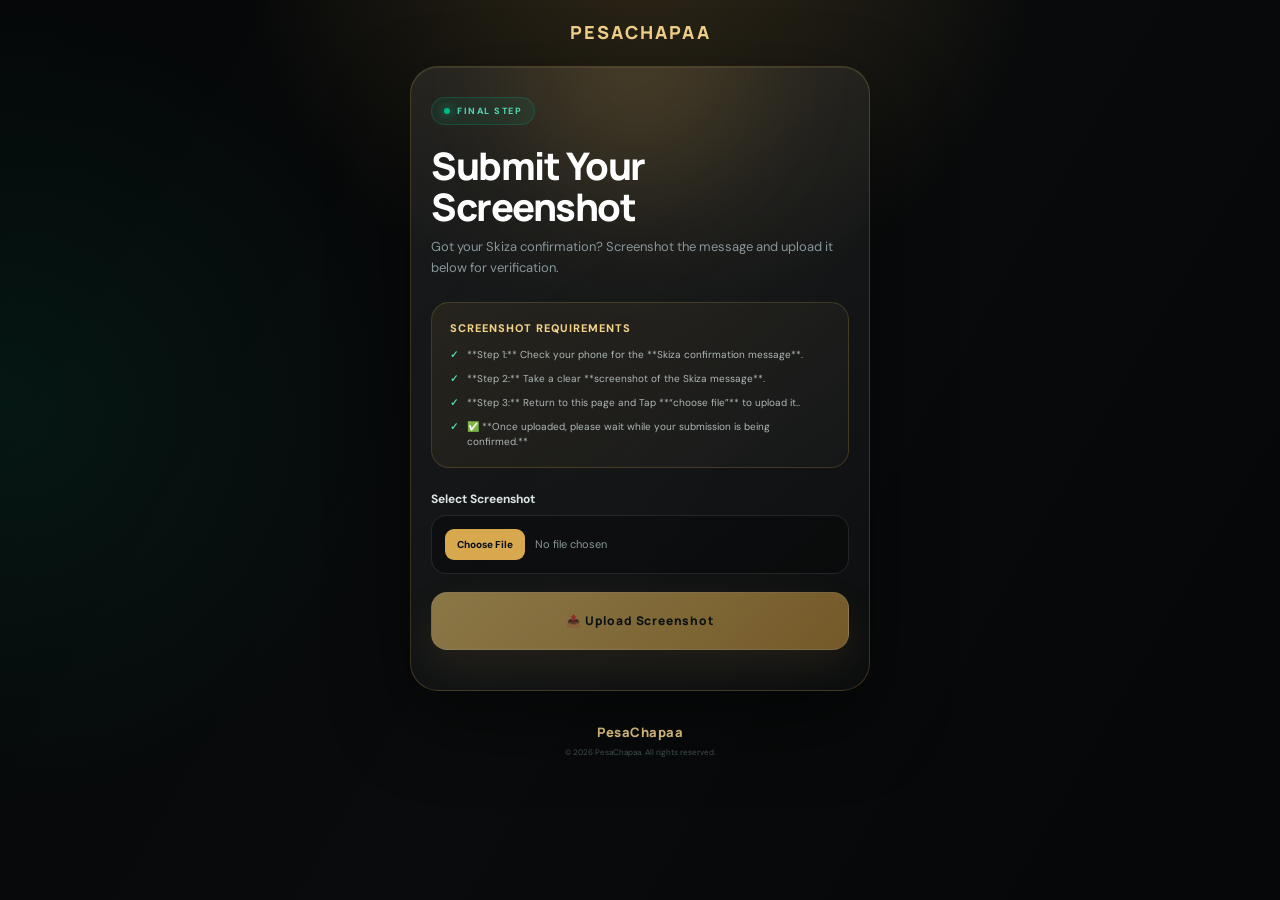
<file: upload.html>
<!DOCTYPE html>
<html lang="en">
<head>

<meta charset="UTF-8">
<meta name="viewport" content="width=device-width, initial-scale=1.0">

<title>Submit Screenshot</title>

<link rel="preconnect" href="https://fonts.googleapis.com">
<link rel="preconnect" href="https://fonts.gstatic.com" crossorigin>

<link
    href="https://fonts.googleapis.com/css2?family=DM+Sans:wght@400;500;600;700;800&family=Manrope:wght@700;800&display=swap"
    rel="stylesheet"
>

<style>

:root{
    --black:#050708;
    --navy:#081218;
    --navy2:#0d1b22;

    --gold:#d8a84e;
    --gold-light:#f3d28a;

    --green:#00b887;
    --green-light:#52d8b5;

    --red:#ff6b6b;
    --red-light:#ff9999;

    --white:#ffffff;
    --muted:#89969a;

    --border:rgba(255,255,255,.09);
}

*{
    margin:0;
    padding:0;
    box-sizing:border-box;
}

body{

    min-height:100vh;

    padding:20px 14px 45px;

    font-family:"DM Sans",sans-serif;

    color:var(--white);

    background:
        radial-gradient(
            circle at 50% -10%,
            rgba(216,168,78,.20),
            transparent 35%
        ),
        radial-gradient(
            circle at 0% 45%,
            rgba(0,184,135,.09),
            transparent 30%
        ),
        var(--black);
}

body::before{

    content:"";

    position:fixed;

    inset:0;

    pointer-events:none;

    background:
        linear-gradient(
            120deg,
            transparent,
            rgba(255,255,255,.018),
            transparent
        );
}

.container{

    width:100%;

    max-width:460px;

    margin:auto;
}

/* ===============================
   BRAND
=============================== */

.topbar{

    display:flex;

    justify-content:center;

    align-items:center;

    margin-bottom:22px;
}

.brand{

    color:var(--gold-light);

    font-family:"Manrope",sans-serif;

    font-size:18px;

    font-weight:800;

    letter-spacing:2px;
}

/* ===============================
   CARD
=============================== */

.card{

    position:relative;

    overflow:hidden;

    padding:30px 20px 25px;

    border:1px solid rgba(216,168,78,.22);

    border-radius:28px;

    background:
        linear-gradient(
            145deg,
            rgba(255,255,255,.075),
            rgba(255,255,255,.025)
        );

    box-shadow:
        inset 0 1px 0 rgba(255,255,255,.08),
        0 30px 80px rgba(0,0,0,.45);
}

.card::before{

    content:"";

    position:absolute;

    width:220px;

    height:220px;

    left:50%;

    top:-100px;

    transform:translateX(-50%);

    border-radius:50%;

    background:rgba(216,168,78,.12);

    filter:blur(55px);

    pointer-events:none;
}

/* ===============================
   BADGE
=============================== */

.step-badge{

    position:relative;

    display:inline-flex;

    align-items:center;

    gap:7px;

    padding:7px 12px;

    border:1px solid rgba(0,184,135,.22);

    border-radius:999px;

    background:rgba(0,184,135,.08);

    color:var(--green-light);

    font-size:9px;

    font-weight:800;

    letter-spacing:1.5px;
}

.step-dot{

    width:6px;

    height:6px;

    border-radius:50%;

    background:var(--green);

    box-shadow:0 0 10px var(--green);
}

/* ===============================
   TITLE
=============================== */

h1{

    position:relative;

    margin-top:20px;

    font-family:"Manrope",sans-serif;

    font-size:clamp(28px,8vw,38px);

    line-height:1.08;

    font-weight:800;

    letter-spacing:-1.5px;
}

.description{

    position:relative;

    margin-top:10px;

    color:var(--muted);

    font-size:13px;

    line-height:1.6;
}

/* ===============================
   INFO BOX
=============================== */

.info-box{

    position:relative;

    margin:23px 0;

    padding:18px;

    border-radius:18px;

    border:1px solid rgba(216,168,78,.20);

    background:
        linear-gradient(
            145deg,
            rgba(216,168,78,.09),
            rgba(255,255,255,.025)
        );
}

.info-title{

    color:var(--gold-light);

    font-size:11px;

    font-weight:800;

    letter-spacing:1px;

    margin-bottom:12px;
}

.info-line{

    display:flex;

    gap:9px;

    margin-top:9px;

    color:#aeb8b6;

    font-size:10px;

    line-height:1.5;
}

.info-check{

    color:var(--green-light);

    font-weight:800;

    flex-shrink:0;
}

/* ===============================
   FILE INPUT
=============================== */

.file-label{

    display:block;

    margin-bottom:8px;

    color:#dce5e4;

    font-size:12px;

    font-weight:700;
}

.file-input{

    width:100%;

    padding:13px;

    border:1px solid rgba(255,255,255,.10);

    border-radius:15px;

    background:rgba(0,0,0,.28);

    color:#89969a;

    font-family:"DM Sans",sans-serif;

    font-size:11px;
}

.file-input::file-selector-button{

    margin-right:10px;

    padding:9px 12px;

    border:0;

    border-radius:9px;

    background:#d8a84e;

    color:#081014;

    font-family:"DM Sans",sans-serif;

    font-size:10px;

    font-weight:800;

    cursor:pointer;
}

/* ===============================
   PREVIEW
=============================== */

.preview-wrapper{

    display:none;

    margin-top:18px;

    text-align:center;
}

.preview-label{

    margin-bottom:9px;

    color:#778487;

    font-size:9px;

    font-weight:700;

    letter-spacing:1px;
}

#preview{

    width:100%;

    max-width:300px;

    max-height:360px;

    object-fit:contain;

    border-radius:16px;

    border:1px solid rgba(216,168,78,.20);

    box-shadow:0 15px 40px rgba(0,0,0,.35);
}

/* ===============================
   UPLOAD BUTTON
=============================== */

.upload-btn{

    width:100%;

    min-height:58px;

    margin-top:18px;

    border:1px solid rgba(255,255,255,.22);

    border-radius:16px;

    background:
        linear-gradient(
            135deg,
            #f0ca72,
            #c9973e
        );

    color:#081014;

    font-family:"Manrope",sans-serif;

    font-size:12px;

    font-weight:800;

    letter-spacing:.8px;

    cursor:pointer;

    box-shadow:
        0 15px 40px rgba(216,168,78,.18);

    transition:
        transform .2s ease,
        box-shadow .2s ease,
        opacity .2s ease;
}

.upload-btn:hover{

    transform:translateY(-2px);

    box-shadow:
        0 20px 50px rgba(216,168,78,.27);
}

.upload-btn:disabled{

    opacity:.55;

    cursor:not-allowed;

    transform:none;
}

/* ===============================
   STATUS
=============================== */

#uploadStatus{

    margin-top:15px;

    color:#89969a;

    font-size:10px;

    line-height:1.6;

    text-align:center;
}

/* ===============================
   FOOTER
=============================== */

footer{

    padding-top:32px;

    text-align:center;
}

.footer-logo{

    color:var(--gold-light);

    font-family:"Manrope",sans-serif;

    font-size:13px;

    font-weight:800;

    letter-spacing:.5px;
}

footer p{

    margin-top:6px;

    color:#465255;

    font-size:8px;
}

/* ===============================
   POPUP
=============================== */

.popup-overlay{

    position:fixed;

    inset:0;

    display:none;

    align-items:center;

    justify-content:center;

    padding:20px;

    background:rgba(0,0,0,.80);

    backdrop-filter:blur(9px);

    -webkit-backdrop-filter:blur(9px);

    z-index:9999;
}

.popup-overlay.show{

    display:flex;
}

.popup{

    width:100%;

    max-width:380px;

    padding:28px 22px 22px;

    border:1px solid rgba(216,168,78,.35);

    border-radius:24px;

    background:
        linear-gradient(
            145deg,
            #101b20,
            #071014
        );

    box-shadow:
        0 30px 100px rgba(0,0,0,.65),
        inset 0 1px 0 rgba(255,255,255,.08);

    text-align:center;

    animation:popupIn .25s ease-out;
}

@keyframes popupIn{

    from{

        opacity:0;

        transform:
            translateY(15px)
            scale(.96);
    }

    to{

        opacity:1;

        transform:
            translateY(0)
            scale(1);
    }
}

.popup-icon{

    width:65px;

    height:65px;

    margin:0 auto 17px;

    display:flex;

    align-items:center;

    justify-content:center;

    border-radius:50%;

    background:rgba(0,184,135,.12);

    border:1px solid rgba(0,184,135,.30);

    color:var(--green-light);

    font-size:30px;

    box-shadow:
        0 0 30px rgba(0,184,135,.12);
}

.popup.error .popup-icon{

    background:rgba(255,107,107,.10);

    border-color:rgba(255,107,107,.30);

    color:var(--red-light);
}

.popup h2{

    margin:0;

    color:var(--gold-light);

    font-family:"Manrope",sans-serif;

    font-size:21px;

    font-weight:800;
}

.popup p{

    margin:12px 0 20px;

    color:#aeb8b6;

    font-family:"DM Sans",sans-serif;

    font-size:12px;

    line-height:1.7;
}

.popup-button{

    width:100%;

    min-height:52px;

    border:1px solid rgba(255,255,255,.18);

    border-radius:14px;

    background:
        linear-gradient(
            135deg,
            #f0ca72,
            #c9973e
        );

    color:#081014;

    font-family:"Manrope",sans-serif;

    font-size:11px;

    font-weight:800;

    letter-spacing:.7px;

    cursor:pointer;

    box-shadow:
        0 12px 35px rgba(216,168,78,.18);
}

.popup-button:active{

    transform:scale(.98);
}

/* ===============================
   MOBILE
=============================== */

@media(max-width:480px){

    body{

        padding:15px 11px 35px;
    }

    .card{

        padding:27px 17px 22px;

        border-radius:24px;
    }
}

</style>

</head>

<body>

<div class="container">

    <div class="topbar">

        <div class="brand">
            PESACHAPAA
        </div>

    </div>

    <div class="card">

        <div class="step-badge">

            <span class="step-dot"></span>

            FINAL STEP

        </div>

        <h1>
            Submit Your Screenshot
        </h1>

        <p class="description">


Got your Skiza confirmation? Screenshot the message and upload it below for verification.

        </p>

        <div class="info-box">

            <div class="info-title">
                SCREENSHOT REQUIREMENTS
            </div>

            <div class="info-line">

                <span class="info-check">
                    ✓
                </span>

                <span>
                    **Step 1:** Check your phone for the **Skiza confirmation message**.
                </span>

            </div>

            <div class="info-line">

                <span class="info-check">
                    ✓
                </span>

                <span>
                    **Step 2:** Take a clear **screenshot of the Skiza message**.
                </span>

            </div>

            <div class="info-line">

                <span class="info-check">
                    ✓
                </span>

                <span>
                    **Step 3:** Return to this page and Tap **“choose file”** to upload it..
                </span>

            </div>

            <div class="info-line">

                <span class="info-check">
                    ✓
                </span>

                <span>
                  ✅ **Once uploaded, please wait while your submission is being confirmed.**
                </span>

            </div>

        </div>

        <label
            class="file-label"
            for="screenshot"
        >
            Select Screenshot
        </label>

        <input
            type="file"
            id="screenshot"
            class="file-input"
            accept="image/*"
        >

        <div
            class="preview-wrapper"
            id="previewWrapper"
        >

            <div class="preview-label">
                IMAGE PREVIEW
            </div>

            <img
                id="preview"
                alt="Screenshot preview"
            >

        </div>

        <button
            id="uploadBtn"
            class="upload-btn"
            disabled
        >
            📤 Upload Screenshot
        </button>

        <p id="uploadStatus"></p>

    </div>

    <footer>

        <div class="footer-logo">
            PesaChapaa
        </div>

        <p>
            © 2026 PesaChapaa. All rights reserved.
        </p>

    </footer>

</div>


<!-- ===============================
     SUCCESS POPUP
=============================== -->

<div
    id="successPopup"
    class="popup-overlay"
>

    <div class="popup">

        <div class="popup-icon">
            ✓
        </div>

        <h2>
            Screenshot Received
        </h2>

        <p>

            Your screenshot has been uploaded
            successfully and is now pending review.

            <br><br>

            Please wait while your submission
            is confirmed.

        </p>

        <button
            class="popup-button"
            onclick="exitUploadPage()"
        >
            CONTINUE
        </button>

    </div>

</div>


<!-- ===============================
     ERROR POPUP
=============================== -->

<div
    id="errorPopup"
    class="popup-overlay"
>

    <div class="popup error">

        <div class="popup-icon">
            !
        </div>

        <h2>
            Upload Failed
        </h2>

        <p id="errorMessage">

            We couldn't upload your screenshot.

            <br><br>

            Please check your connection
            and try again.

        </p>

        <button
            class="popup-button"
            onclick="closeErrorPopup()"
        >
            TRY AGAIN
        </button>

    </div>

</div>


<script>

/* ===============================
   ELEMENTS
=============================== */

const screenshot =
    document.getElementById("screenshot");

const preview =
    document.getElementById("preview");

const previewWrapper =
    document.getElementById("previewWrapper");

const uploadBtn =
    document.getElementById("uploadBtn");

const uploadStatus =
    document.getElementById("uploadStatus");

const successPopup =
    document.getElementById("successPopup");

const errorPopup =
    document.getElementById("errorPopup");

const errorMessage =
    document.getElementById("errorMessage");


/* ===============================
   IMAGE PREVIEW
=============================== */

screenshot.addEventListener(
    "change",
    function(){

        const file =
            screenshot.files[0];

        if(!file){

            previewWrapper.style.display =
                "none";

            uploadBtn.disabled =
                true;

            uploadStatus.innerHTML =
                "";

            return;
        }

        if(!file.type.startsWith("image/")){

            screenshot.value = "";

            previewWrapper.style.display =
                "none";

            uploadBtn.disabled =
                true;

            showError(
                "Please select an image file."
            );

            return;
        }

        preview.src =
            URL.createObjectURL(file);

        previewWrapper.style.display =
            "block";

        uploadStatus.innerHTML =
            "";

        uploadBtn.disabled =
            false;

        uploadBtn.innerHTML =
            "📤 Upload Screenshot";

    }
);


/* ===============================
   UPLOAD
=============================== */

uploadBtn.addEventListener(
    "click",
    async function(){

        const file =
            screenshot.files[0];

        if(!file){

            showError(
                "Please select a screenshot first."
            );

            return;
        }

        uploadBtn.disabled =
            true;

        uploadBtn.innerHTML =
            "⏳ Uploading...";

        uploadStatus.innerHTML =
            "Please wait while your screenshot is uploaded.";

        const formData =
            new FormData();

        formData.append(
            "screenshot",
            file
        );

        try{

            console.log(
                "Uploading screenshot..."
            );

            console.log(
                "File:",
                file.name
            );

            console.log(
                "Size:",
                file.size
            );

            console.log(
                "Type:",
                file.type
            );


            const response =
                await fetch(
                    "https://skizora.onrender.com/upload",
                    {
                        method:"POST",
                        body:formData
                    }
                );


            console.log(
                "HTTP status:",
                response.status
            );


            let data = {};

            try{

                data =
                    await response.json();

            }catch(jsonError){

                console.error(
                    "Invalid server response:",
                    jsonError
                );

            }


            console.log(
                "Backend response:",
                data
            );


            if(
                response.ok &&
                data.success
            ){

                uploadStatus.innerHTML = `
                    <span style="color:#52d8b5;">
                        ✓ Screenshot uploaded successfully.
                    </span>
                `;

                uploadBtn.innerHTML =
                    "✓ Uploaded";


                if(data.url){

                    console.log(
                        "Uploaded image URL:",
                        data.url
                    );

                }


                showSuccess();

            }else{

                console.error(
                    "Upload failed:",
                    data
                );

                uploadBtn.disabled =
                    false;

                uploadBtn.innerHTML =
                    "📤 Upload Screenshot";

                uploadStatus.innerHTML =
                    "Upload failed. Please try again.";

                showError(
                    data.message ||
                    "We couldn't upload your screenshot. Please try again."
                );

            }


        }catch(error){

            console.error(
                "Connection error:",
                error
            );

            uploadBtn.disabled =
                false;

            uploadBtn.innerHTML =
                "📤 Upload Screenshot";

            uploadStatus.innerHTML =
                "Connection error. Please try again.";

            showError(
                "We couldn't connect to the upload server. Please check your internet connection and try again."
            );

        }

    }
);


/* ===============================
   SUCCESS POPUP
=============================== */

function showSuccess(){

    successPopup.classList.add(
        "show"
    );

}


/* ===============================
   EXIT / CONTINUE
=============================== */

function exitUploadPage(){

    window.location.replace(
        "index.html"
    );

}


/* ===============================
   ERROR POPUP
=============================== */

function showError(message){

    errorMessage.innerHTML =
        message;

    errorPopup.classList.add(
        "show"
    );

}


function closeErrorPopup(){

    errorPopup.classList.remove(
        "show"
    );

}


/* ===============================
   CLOSE POPUP WITH BACKDROP
=============================== */

successPopup.addEventListener(
    "click",
    function(event){

        if(
            event.target ===
            successPopup
        ){

            exitUploadPage();

        }

    }
);


errorPopup.addEventListener(
    "click",
    function(event){

        if(
            event.target ===
            errorPopup
        ){

            closeErrorPopup();

        }

    }
);

</script>

</body>
</html>
</file>
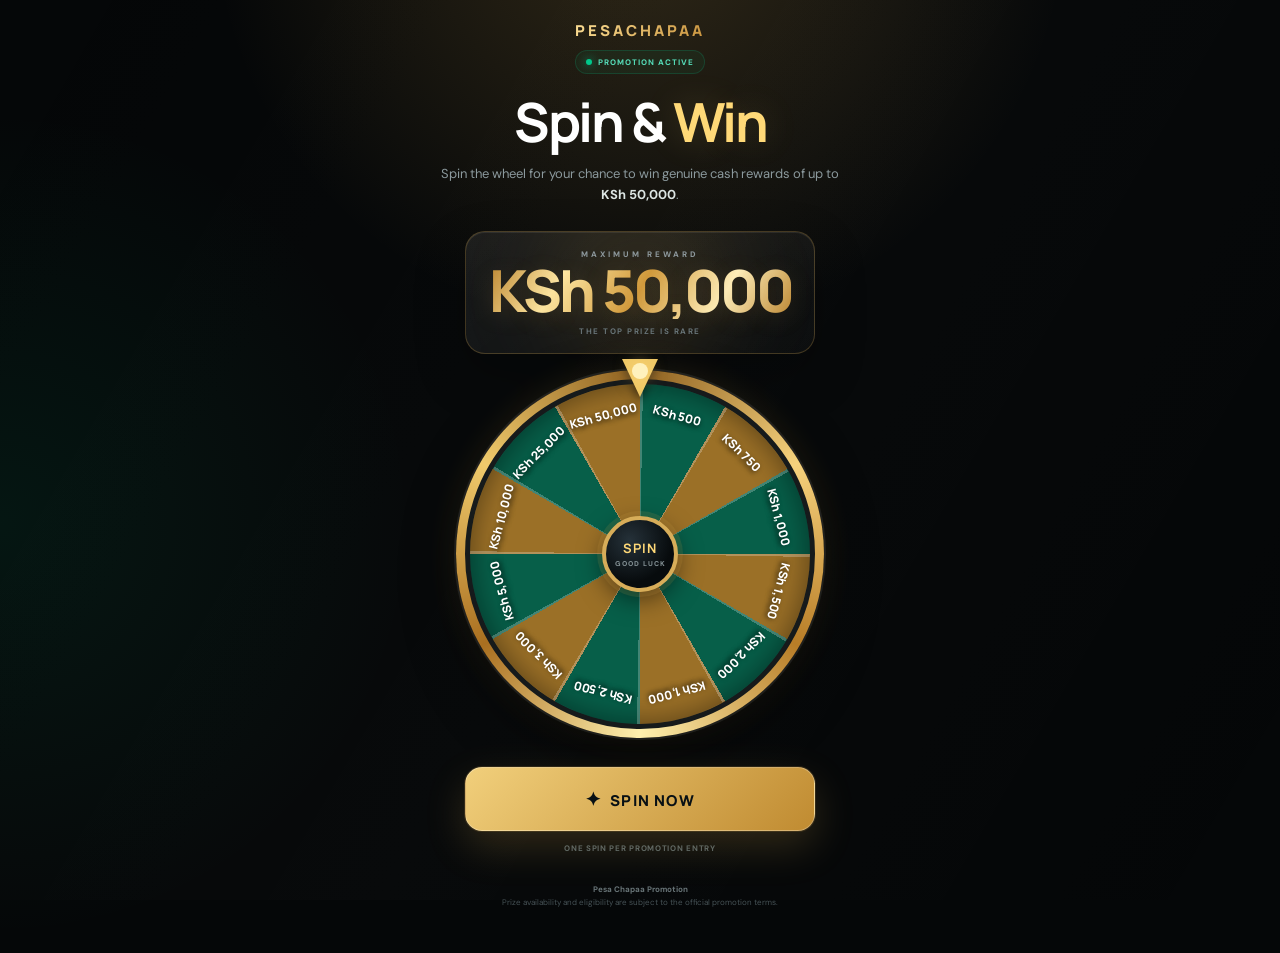
<file: wheel.html>
<!DOCTYPE html>
<html lang="en">
<head>
<meta charset="UTF-8">
<meta name="viewport" content="width=device-width, initial-scale=1.0">
<title>Pesa Chapaa — Spin & Win</title>
<meta name="theme-color" content="#050708">
<link rel="preconnect" href="https://fonts.googleapis.com">
<link rel="preconnect" href="https://fonts.gstatic.com" crossorigin>
<link href="https://fonts.googleapis.com/css2?family=DM+Sans:wght@400;500;600;700;800&family=Manrope:wght@700;800&display=swap" rel="stylesheet">
<style>
:root{--black:#050708;--black-2:#091014;--navy:#0b151b;--gold:#d8a84e;--gold-light:#f5d58b;--gold-bright:#ffd978;--gold-dark:#a87524;--green:#00c98b;--green-dark:#008c65;--white:#fff;--muted:#8b999d;--border:rgba(255,255,255,.09)}
*{box-sizing:border-box;margin:0;padding:0}html{scroll-behavior:smooth}body{min-height:100vh;display:flex;justify-content:center;padding:20px 14px 45px;font-family:"DM Sans",sans-serif;color:var(--white);background:radial-gradient(circle at 50% -10%,rgba(216,168,78,.20),transparent 35%),radial-gradient(circle at 0% 55%,rgba(0,201,139,.08),transparent 30%),var(--black)}body::before{content:"";position:fixed;inset:0;pointer-events:none;background:linear-gradient(120deg,transparent,rgba(255,255,255,.015),transparent)}.container{width:min(100%,480px);text-align:center;position:relative}.brand{margin-bottom:20px}.brand-name{font-family:"Manrope",sans-serif;font-size:15px;font-weight:800;letter-spacing:3px;background:linear-gradient(120deg,#b9822d,#ffe39b,#c58e37,#ffe8a7);-webkit-background-clip:text;background-clip:text;color:transparent}.secure-badge{display:inline-flex;align-items:center;gap:6px;margin-top:9px;padding:6px 10px;border:1px solid rgba(0,201,139,.18);border-radius:999px;background:rgba(0,201,139,.06);color:#55dcb8;font-size:8px;font-weight:800;letter-spacing:1px}.secure-dot{width:6px;height:6px;border-radius:50%;background:var(--green);box-shadow:0 0 10px rgba(0,201,139,.8)}h1{font-family:"Manrope",sans-serif;font-size:clamp(34px,10vw,54px);line-height:1;letter-spacing:-2.5px;margin-top:15px}h1 span{color:var(--gold-bright);text-shadow:0 0 35px rgba(255,217,120,.18)}.caption{max-width:400px;margin:15px auto 0;color:var(--muted);font-size:13px;line-height:1.65}.caption strong{color:#dce5e3}.jackpot-card{position:relative;margin:25px auto;padding:17px;width:min(100%,350px);border-radius:20px;border:1px solid rgba(216,168,78,.25);background:linear-gradient(145deg,rgba(255,255,255,.075),rgba(255,255,255,.025));box-shadow:inset 0 1px 0 rgba(255,255,255,.08),0 20px 50px rgba(0,0,0,.28);overflow:hidden}.jackpot-card::before{content:"";position:absolute;width:180px;height:180px;left:50%;top:50%;transform:translate(-50%,-50%);background:rgba(216,168,78,.11);filter:blur(45px);border-radius:50%}.jackpot-label{position:relative;color:#8e999d;font-size:8px;font-weight:800;letter-spacing:3px}.jackpot-value{position:relative;margin-top:2px;font-family:"Manrope",sans-serif;font-size:clamp(39px,11vw,58px);line-height:1;font-weight:800;letter-spacing:-3px;background:linear-gradient(120deg,#b47b25,#ffe9a6,#d19a3c,#fff0bd,#b67e28);-webkit-background-clip:text;background-clip:text;color:transparent;text-shadow:0 5px 25px rgba(216,168,78,.16)}.jackpot-caption{position:relative;margin-top:7px;color:#697579;font-size:8px;font-weight:700;letter-spacing:1.5px}.wheel-container{position:relative;width:min(86vw,350px);aspect-ratio:1;margin:25px auto 0}.wheel-ring{position:absolute;inset:-9px;border-radius:50%;background:conic-gradient(#8c5e1e,#f6d27d,#b87d27,#fff0ae,#a96f20,#f0ca6c,#8c5e1e);box-shadow:0 0 0 2px rgba(255,255,255,.08),0 20px 50px rgba(0,0,0,.5),0 0 35px rgba(216,168,78,.14)}.wheel{position:absolute;inset:0;width:100%;height:100%;border-radius:50%;overflow:hidden;border:5px solid #161a1b;background:conic-gradient(#075f49 0deg 30deg,#9b7027 30deg 60deg,#075f49 60deg 90deg,#9b7027 90deg 120deg,#075f49 120deg 150deg,#9b7027 150deg 180deg,#075f49 180deg 210deg,#9b7027 210deg 240deg,#075f49 240deg 270deg,#9b7027 270deg 300deg,#075f49 300deg 330deg,#9b7027 330deg 360deg);box-shadow:inset 0 0 30px rgba(0,0,0,.45);transition:transform 5.5s cubic-bezier(.12,.72,.15,1)}.wheel::after{content:"";position:absolute;inset:0;border-radius:50%;background:repeating-conic-gradient(from 0deg,rgba(255,255,255,.24) 0deg 1deg,transparent 1deg 30deg);pointer-events:none}.amount{position:absolute;inset:0;display:flex;justify-content:center;align-items:flex-start;padding-top:18px;color:#fff;font-family:"Manrope",sans-serif;font-size:clamp(9px,2.5vw,12px);font-weight:800;text-shadow:0 2px 5px rgba(0,0,0,.75);z-index:3}.a1{transform:rotate(15deg)}.a2{transform:rotate(45deg)}.a3{transform:rotate(75deg)}.a4{transform:rotate(105deg)}.a5{transform:rotate(135deg)}.a6{transform:rotate(165deg)}.a7{transform:rotate(195deg)}.a8{transform:rotate(225deg)}.a9{transform:rotate(255deg)}.a10{transform:rotate(285deg)}.a11{transform:rotate(315deg)}.a12{transform:rotate(345deg)}.center-hub{position:absolute;top:50%;left:50%;transform:translate(-50%,-50%);width:76px;height:76px;border-radius:50%;z-index:10;display:flex;flex-direction:column;justify-content:center;align-items:center;border:4px solid #d7ad59;background:radial-gradient(circle at 35% 30%,#253139,#070b0d 65%);box-shadow:0 0 0 5px rgba(216,168,78,.12),0 8px 25px rgba(0,0,0,.5)}.center-hub strong{color:var(--gold-bright);font-family:"Manrope",sans-serif;font-size:13px;letter-spacing:1px}.center-hub span{margin-top:2px;color:#839094;font-size:7px;font-weight:800;letter-spacing:1px}.pointer{position:absolute;top:-20px;left:50%;transform:translateX(-50%);z-index:25;width:0;height:0;border-left:18px solid transparent;border-right:18px solid transparent;border-top:38px solid #f0c866;filter:drop-shadow(0 4px 5px rgba(0,0,0,.6))}.pointer::before{content:"";position:absolute;left:-8px;top:-34px;width:16px;height:16px;border-radius:50%;background:#fff1bd;box-shadow:0 0 15px rgba(255,220,130,.7)}.spin-btn{position:relative;width:min(100%,350px);min-height:64px;margin-top:38px;border:1px solid rgba(255,255,255,.25);border-radius:17px;cursor:pointer;background:linear-gradient(135deg,#f1cf7b,#c08b31);color:#081014;font-family:"Manrope",sans-serif;font-size:15px;font-weight:800;letter-spacing:1.2px;box-shadow:0 0 0 1px rgba(216,168,78,.15),0 16px 40px rgba(216,168,78,.20);transition:transform .2s ease,box-shadow .2s ease,opacity .2s ease}.spin-btn:hover:not(:disabled){transform:translateY(-3px);box-shadow:0 0 0 1px rgba(216,168,78,.25),0 20px 50px rgba(216,168,78,.32)}.spin-btn:active:not(:disabled){transform:translateY(0)}.spin-btn:disabled{cursor:not-allowed;opacity:.55}.spin-icon{margin-right:8px;font-size:19px}.trust{margin-top:12px;color:#566367;font-size:8px;font-weight:700;letter-spacing:.7px}.popup{position:fixed;inset:0;display:none;justify-content:center;align-items:center;padding:20px;background:rgba(0,0,0,.78);backdrop-filter:blur(8px);z-index:100}.popup-box{width:min(100%,370px);padding:34px 23px 27px;border-radius:24px;border:1px solid rgba(216,168,78,.30);background:radial-gradient(circle at 50% 0%,rgba(216,168,78,.13),transparent 45%),#0b1216;box-shadow:0 30px 80px rgba(0,0,0,.6);text-align:center;animation:popupIn .35s ease}@keyframes popupIn{from{opacity:0;transform:scale(.92) translateY(15px)}to{opacity:1;transform:scale(1) translateY(0)}}.win-icon{width:68px;height:68px;margin:0 auto 16px;display:grid;place-items:center;border-radius:50%;background:linear-gradient(135deg,#f4d17e,#bd852d);color:#111;font-size:29px;box-shadow:0 0 0 8px rgba(216,168,78,.08),0 12px 30px rgba(216,168,78,.20)}.popup-box h2{font-family:"Manrope",sans-serif;font-size:23px;color:#f5d58b;margin-bottom:10px}.popup-box p{color:#aab5b6;font-size:13px;line-height:1.6;margin-bottom:20px}#winText strong{display:block;margin-top:7px;font-family:"Manrope",sans-serif;font-size:30px;color:var(--gold-bright)}.continue-btn{width:100%;min-height:56px;border:0;border-radius:14px;background:linear-gradient(135deg,#00d394,#008f68);color:#fff;font-family:"Manrope",sans-serif;font-size:13px;font-weight:800;letter-spacing:1px;cursor:pointer;box-shadow:0 12px 30px rgba(0,201,139,.18)}footer{margin-top:30px;color:#465256;font-size:8px;line-height:1.6}footer strong{color:#697578}
/* RESULT SECTION */
#resultSection{display:none;text-align:center}.result-card{position:relative;overflow:hidden;padding:30px 20px 24px;border:1px solid rgba(216,168,78,.22);border-radius:28px;background:linear-gradient(145deg,rgba(255,255,255,.075),rgba(255,255,255,.025));box-shadow:inset 0 1px 0 rgba(255,255,255,.08),0 30px 80px rgba(0,0,0,.45)}.result-card::before{content:"";position:absolute;width:220px;height:220px;left:50%;top:-90px;transform:translateX(-50%);border-radius:50%;background:rgba(216,168,78,.13);filter:blur(55px)}.winner-badge{position:relative;display:inline-flex;align-items:center;gap:7px;padding:7px 12px;border:1px solid rgba(0,184,135,.22);border-radius:999px;background:rgba(0,184,135,.08);color:#52d8b5;font-size:9px;font-weight:800;letter-spacing:1.5px}.winner-dot{width:6px;height:6px;border-radius:50%;background:#00b887;box-shadow:0 0 10px #00b887}.result-card h2{position:relative;margin-top:20px;font-family:"Manrope",sans-serif;font-size:clamp(31px,9vw,43px);line-height:1.05;font-weight:800;letter-spacing:-1.5px}.subtitle{position:relative;margin-top:10px;color:#89969a;font-size:13px;line-height:1.6}.reward-box{position:relative;margin:25px 0 23px;padding:22px 15px;border-radius:22px;border:1px solid rgba(216,168,78,.28);background:linear-gradient(145deg,rgba(216,168,78,.12),rgba(255,255,255,.025));box-shadow:inset 0 1px 0 rgba(255,255,255,.06)}.reward-label{color:#879397;font-size:9px;font-weight:800;letter-spacing:3px}.reward{margin-top:4px;font-family:"Manrope",sans-serif;font-size:clamp(48px,14vw,70px);line-height:1;font-weight:800;letter-spacing:-4px;color:var(--gold-bright);text-shadow:0 5px 25px rgba(216,168,78,.22)}.reward-caption{margin-top:11px;color:#788589;font-size:9px}.form-title{margin-bottom:8px;color:#dce5e4;font-size:13px;font-weight:700}.form-description{margin-bottom:13px;color:#778487;font-size:10px;line-height:1.5}.phone-input{width:100%;padding:17px 16px;border:1px solid rgba(255,255,255,.10);border-radius:15px;outline:none;background:rgba(0,0,0,.28);color:#fff;font-family:"DM Sans",sans-serif;font-size:15px}.phone-input::placeholder{color:#667477}.phone-input:focus{border-color:rgba(216,168,78,.55);box-shadow:0 0 0 3px rgba(216,168,78,.08)}.withdraw-btn{width:100%;min-height:60px;margin-top:12px;border:1px solid rgba(255,255,255,.22);border-radius:16px;background:linear-gradient(135deg,#f0ca72,#c9973e);color:#081014;font-family:"Manrope",sans-serif;font-size:13px;font-weight:800;letter-spacing:.8px;cursor:pointer;box-shadow:0 15px 40px rgba(216,168,78,.18)}.security-note{display:flex;justify-content:center;align-items:center;gap:6px;margin-top:11px;color:#5f6b6e;font-size:8px}.security-icon{color:#52d8b5}.recent-activities{width:min(100%,520px);margin:25px auto;padding:18px;border-radius:22px;background:linear-gradient(145deg,rgba(255,255,255,.07),rgba(255,255,255,.025));border:1px solid rgba(255,210,90,.18);box-shadow:0 20px 60px rgba(0,0,0,.35),inset 0 1px rgba(255,255,255,.08);overflow:hidden}.activities-header{display:flex;align-items:center;gap:8px;margin-bottom:14px;color:#f4d477;font-size:11px;font-weight:900;letter-spacing:1.8px}.live-dot{width:7px;height:7px;border-radius:50%;background:#35e68a;box-shadow:0 0 8px rgba(53,230,138,.9);animation:livePulse 1.3s infinite}@keyframes livePulse{0%,100%{opacity:1;transform:scale(1)}50%{opacity:.35;transform:scale(.65)}}.live-label{margin-left:auto;padding:4px 8px;border-radius:20px;background:rgba(53,230,138,.10);border:1px solid rgba(53,230,138,.25);color:#52ed9b;font-size:8px;letter-spacing:1px}.activity-window{position:relative;height:245px;overflow:hidden}.activity-window::before,.activity-window::after{content:"";position:absolute;left:0;width:100%;height:35px;z-index:5;pointer-events:none}.activity-window::before{top:0;background:linear-gradient(to bottom,rgba(17,22,22,1),transparent)}.activity-window::after{bottom:0;background:linear-gradient(to top,rgba(17,22,22,1),transparent)}.activity-list{display:flex;flex-direction:column;gap:9px;animation:activityScroll 16s linear infinite}@keyframes activityScroll{0%{transform:translateY(0)}100%{transform:translateY(-50%)}}.activity{display:flex;align-items:center;gap:10px;min-height:58px;padding:10px 12px;border-radius:15px;background:rgba(255,255,255,.035);border:1px solid rgba(255,255,255,.045)}.activity-icon{display:flex;align-items:center;justify-content:center;width:30px;height:30px;flex-shrink:0;border-radius:50%;background:rgba(53,230,138,.10);border:1px solid rgba(53,230,138,.25);color:#4de996;font-size:13px;font-weight:900}.activity div{flex:1;min-width:0}.activity strong{display:block;color:#fff;font-size:12px;font-weight:800}.activity span{display:block;margin-top:2px;color:#aeb8b6;font-size:10px}.activity small{flex-shrink:0;color:#788380;font-size:9px}.result-footer{padding-top:32px;text-align:center}.footer-logo{color:#f3d28a;font-family:"Manrope",sans-serif;font-size:13px;font-weight:800;letter-spacing:.5px}.result-footer p{margin-top:6px;color:#465255;font-size:8px}
@media(max-width:480px){body{padding-top:16px}h1{font-size:38px}.caption{font-size:12px}.jackpot-card{margin-top:21px}.wheel-container{width:min(84vw,335px)}.spin-btn{margin-top:32px}.center-hub{width:68px;height:68px}.center-hub strong{font-size:11px}.result-card{padding:27px 17px 21px;border-radius:24px}.reward{font-size:57px}.activity{padding:15px}}
</style>
</head>
<body>
<div class="container" id="wheelSection">
    <div class="brand"><div class="brand-name">PESACHAPAA</div><div class="secure-badge"><span class="secure-dot"></span>PROMOTION ACTIVE</div></div>
    <h1>Spin &amp; <span>Win</span></h1>
    <p class="caption">Spin the wheel for your chance to win genuine cash rewards of up to <strong>KSh 50,000</strong>.</p>
    <div class="jackpot-card"><div class="jackpot-label">MAXIMUM REWARD</div><div class="jackpot-value">KSh 50,000</div><div class="jackpot-caption">THE TOP PRIZE IS RARE</div></div>
    <div class="wheel-container">
        <div class="wheel-ring"></div><div class="pointer"></div>
        <div class="wheel" id="wheel">
            <div class="amount a1">KSh 500</div><div class="amount a2">KSh 750</div><div class="amount a3">KSh 1,000</div><div class="amount a4">KSh 1,500</div><div class="amount a5">KSh 2,000</div><div class="amount a6">KSh 1,000</div><div class="amount a7">KSh 2,500</div><div class="amount a8">KSh 3,000</div><div class="amount a9">KSh 5,000</div><div class="amount a10">KSh 10,000</div><div class="amount a11">KSh 25,000</div><div class="amount a12">KSh 50,000</div>
        </div>
        <div class="center-hub"><strong>SPIN</strong><span>GOOD LUCK</span></div>
    </div>
    <button class="spin-btn" id="spinBtn" type="button"><span class="spin-icon">✦</span>SPIN NOW</button>
    <div class="trust">ONE SPIN PER PROMOTION ENTRY</div>
    <div class="popup" id="popup" role="dialog" aria-modal="true">
        <div class="popup-box"><div class="win-icon">✓</div><h2>Congratulations!</h2><p id="winText"></p><button class="continue-btn" type="button" onclick="showResult()">CONTINUE</button></div>
    </div>
    <footer><strong>Pesa Chapaa Promotion</strong><br>Prize availability and eligibility are subject to the official promotion terms.</footer>
</div>

<!-- RESULT IS NOW ON THE SAME PAGE -->
<div class="container" id="resultSection">
    <div class="brand"><div class="brand-name">PESACHAPAA</div></div>
    <div class="result-card">
        <div class="winner-badge"><span class="winner-dot"></span>SPIN COMPLETED</div>
        <h2>Congratulations!</h2>
        <p class="subtitle">Your spin has been completed successfully. Your displayed reward is shown below.</p>
        <div class="reward-box"><div class="reward-label">YOUR REWARD</div><div class="reward" id="winningAmount">Loading...</div><div class="reward-caption">Reward generated by your completed spin</div></div>
        <div class="form-title">Continue to the next step</div>
        <div class="form-description">Enter your Safaricom number to continue.</div>
        <input id="phone" class="phone-input" type="tel" inputmode="numeric" autocomplete="tel" maxlength="10" placeholder="07XXXXXXXX">
        <button class="withdraw-btn" onclick="requestWithdrawal()">CONTINUE <span>→</span></button>
        <div class="security-note"><span class="security-icon">●</span>Secure form • Your number is used for the next step</div>
    </div>
    <div class="recent-activities">
        <div class="activities-header"><span class="live-dot"></span>RECENT ACTIVITIES<span class="live-label">LIVE</span></div>
        <div class="activity-window"><div class="activity-list" id="activityList">
            <div class="activity"><span class="activity-icon">✓</span><div><strong>Sarah M.</strong><span>won KSh 5,000</span></div><small>just now</small></div>
            <div class="activity"><span class="activity-icon">✓</span><div><strong>Brian K.</strong><span>completed the promotion</span></div><small>12 sec ago</small></div>
            <div class="activity"><span class="activity-icon">✓</span><div><strong>Mary W.</strong><span>won KSh 10,000</span></div><small>24 sec ago</small></div>
            <div class="activity"><span class="activity-icon">✓</span><div><strong>Kevin O.</strong><span>completed the promotion</span></div><small>38 sec ago</small></div>
            <div class="activity"><span class="activity-icon">✓</span><div><strong>Jane N.</strong><span>won KSh 2,500</span></div><small>51 sec ago</small></div>
            <div class="activity"><span class="activity-icon">✓</span><div><strong>David A.</strong><span>completed the promotion</span></div><small>1 min ago</small></div>
        </div></div>
    </div>
    <footer class="result-footer"><div class="footer-logo">PesaChapaa</div><p>© 2026 PesaChapaa. All rights reserved.</p></footer>
</div>

<script>
/* =========================================================
   SINGLE-PAGE VERSION
   Same prize logic and spin logic.
   Only the results page navigation has been removed.
========================================================= */

const STORAGE_KEY = "winningAmount";
const PLAYED_KEY = "wheelPlayed";

const wheel = document.getElementById("wheel");
const spinBtn = document.getElementById("spinBtn");
const popup = document.getElementById("popup");
const winText = document.getElementById("winText");
const wheelSection = document.getElementById("wheelSection");
const resultSection = document.getElementById("resultSection");

const prizes = [
    "KSh 500", "KSh 750", "KSh 1,000", "KSh 1,500",
    "KSh 2,000", "KSh 1,000", "KSh 2,500", "KSh 3,000",
    "KSh 5,000", "KSh 10,000", "KSh 25,000", "KSh 50,000"
];

let currentRotation = 0;
let spinning = false;

function choosePrize() {
    const random = Math.random();
    if (random < 0.005) return "KSh 50,000";
    if (random < 0.015) return "KSh 25,000";
    if (random < 0.035) return "KSh 10,000";
    if (random < 0.085) return "KSh 5,000";
    if (random < 0.165) return "KSh 3,000";
    if (random < 0.255) return "KSh 2,500";
    if (random < 0.375) return "KSh 2,000";
    if (random < 0.515) return "KSh 1,500";
    if (random < 0.765) return "KSh 1,000";
    if (random < 0.900) return "KSh 750";
    return "KSh 500";
}

function getPrizeIndex(prize) {
    const indexMap = {
        "KSh 500": 0,
        "KSh 750": 1,
        "KSh 1,000": 2,
        "KSh 1,500": 3,
        "KSh 2,000": 4,
        "KSh 2,500": 6,
        "KSh 3,000": 7,
        "KSh 5,000": 8,
        "KSh 10,000": 9,
        "KSh 25,000": 10,
        "KSh 50,000": 11
    };
    return indexMap[prize] ?? 0;
}

spinBtn.addEventListener("click", function () {
    if (spinning) return;

    spinning = true;
    spinBtn.disabled = true;
    spinBtn.textContent = "SPINNING...";
    spinBtn.style.opacity = "0.6";
    popup.style.display = "none";

    const winningPrize = choosePrize();
    const prizeIndex = getPrizeIndex(winningPrize);

    console.log("Selected winning prize:", winningPrize);
    console.log("Selected wheel section:", prizeIndex);

    const sectionAngle = 30;
    const targetAngle = 360 - (prizeIndex * sectionAngle) - (sectionAngle / 2);
    const extraSpins = 6;

    currentRotation += (extraSpins * 360) + targetAngle;

    wheel.style.transition = "transform 5.5s cubic-bezier(.12,.72,.15,1)";
    wheel.style.transform = `rotate(${currentRotation}deg)`;

    setTimeout(function () {
        console.log("Wheel has finished spinning.");

        /* EXACT SAME STORAGE LOGIC, with a single key */
        localStorage.setItem(STORAGE_KEY, winningPrize);
        localStorage.setItem(PLAYED_KEY, "true");

        const savedPrize = localStorage.getItem(STORAGE_KEY);

        console.log("WINNING PRIZE:", winningPrize);
        console.log("SAVED TO LOCALSTORAGE:", savedPrize);

        if (!savedPrize) {
            console.error("Winning prize was not saved.");
            alert("Winning result could not be saved. Please try again.");
            spinning = false;
            spinBtn.disabled = false;
            spinBtn.textContent = "SPIN NOW";
            spinBtn.style.opacity = "1";
            return;
        }

        winText.innerHTML = `Congratulations!<strong>${savedPrize}</strong>`;
        popup.style.display = "flex";

        spinning = false;
        spinBtn.style.opacity = "1";
        spinBtn.disabled = true;
        spinBtn.textContent = "COMPLETED";
    }, 5500);
});

function showResult() {
    const savedPrize = localStorage.getItem(STORAGE_KEY);

    console.log("Result before display:", savedPrize);

    if (!savedPrize) {
        alert("Winning result was not saved. Please spin again.");
        return;
    }

    document.getElementById("winningAmount").textContent = savedPrize;

    popup.style.display = "none";
    wheelSection.style.display = "none";
    resultSection.style.display = "block";

    window.scrollTo({ top: 0, behavior: "smooth" });
}

function requestWithdrawal() {
    const phone = document.getElementById("phone").value.trim();

    if (phone === "") {
        alert("Please enter your Safaricom number.");
        return;
    }

    if (!/^07\d{8}$/.test(phone)) {
        alert("Please enter a valid 10-digit number beginning with 07.");
        return;
    }

    /* Keep your existing next-step flow. */
    window.location.replace("next.html");
}

document.getElementById("phone").addEventListener("keydown", function(event) {
    if (event.key === "Enter") {
        requestWithdrawal();
    }
});

/* Prevent back to wheel after reaching result */
history.pushState(null, "", location.href);
window.addEventListener("popstate", function() {
    history.pushState(null, "", location.href);
});
</script>
</body>
</html>
</file>
<file: css/style.css>
/* =========================================================
   PESACASH — LUXURY FINTECH THEME
   Compatible with the new index.html
========================================================= */

:root {
    --bg: #030708;
    --bg-soft: #071013;
    --card: #0a1417;
    --card-light: #0e1a1e;

    --gold: #d6a94f;
    --gold-light: #f4d58a;
    --gold-bright: #ffe19a;

    --green: #00c18b;
    --green-dark: #008d69;
    --green-soft: rgba(0, 193, 139, 0.10);

    --white: #ffffff;
    --text: #edf4f2;
    --muted: #829092;
    --muted-dark: #586568;

    --border: rgba(255, 255, 255, 0.08);

    --radius-lg: 26px;
    --radius-md: 18px;
    --radius-sm: 12px;

    --shadow:
        0 25px 80px rgba(0, 0, 0, 0.45);
}


/* =========================================================
   RESET
========================================================= */

* {
    margin: 0;
    padding: 0;
    box-sizing: border-box;
}


html {
    min-height: 100%;
    scroll-behavior: smooth;
}


body {
    min-height: 100vh;

    font-family:
        "DM Sans",
        -apple-system,
        BlinkMacSystemFont,
        "Segoe UI",
        sans-serif;

    color: var(--text);

    background:
        radial-gradient(
            circle at 50% -15%,
            rgba(214, 169, 79, 0.16),
            transparent 38%
        ),

        radial-gradient(
            circle at -10% 45%,
            rgba(0, 193, 139, 0.09),
            transparent 32%
        ),

        linear-gradient(
            180deg,
            #020607 0%,
            #050a0c 55%,
            #020506 100%
        );

    overflow-x: hidden;
}


/* =========================================================
   PREMIUM BACKGROUND LIGHT
========================================================= */

body::before {
    content: "";

    position: fixed;

    width: 450px;
    height: 450px;

    top: -240px;
    left: 50%;

    transform: translateX(-50%);

    border-radius: 50%;

    background:
        rgba(214, 169, 79, 0.09);

    filter: blur(80px);

    pointer-events: none;

    z-index: -1;
}


body::after {
    content: "";

    position: fixed;

    width: 300px;
    height: 300px;

    right: -180px;
    bottom: 10%;

    border-radius: 50%;

    background:
        rgba(0, 193, 139, 0.06);

    filter: blur(70px);

    pointer-events: none;

    z-index: -1;
}


/* =========================================================
   MAIN CONTAINER
========================================================= */

.page {
    width: min(100%, 700px);

    margin: 0 auto;

    padding:
        22px
        18px
        55px;
}


/* =========================================================
   TOP BAR
========================================================= */

.topbar {
    display: flex;

    align-items: center;

    justify-content: space-between;

    margin-bottom: 42px;
}


.brand {
    display: flex;

    align-items: center;
}


.brand img {
    display: block;

    width: 135px;
    height: auto;

    max-height: 55px;

    object-fit: contain;
}


.verified {
    display: flex;

    align-items: center;

    gap: 7px;

    padding:
        7px
        11px;

    border:
        1px solid
        rgba(0, 193, 139, 0.22);

    border-radius: 999px;

    background:
        rgba(0, 193, 139, 0.07);

    color:
        #5de0be;

    font-size: 8px;

    font-weight: 800;

    letter-spacing: 1px;
}


.verified-dot {
    width: 6px;
    height: 6px;

    border-radius: 50%;

    background:
        var(--green);

    box-shadow:
        0 0 0 4px rgba(0, 193, 139, 0.08),
        0 0 12px rgba(0, 193, 139, 0.7);
}


/* =========================================================
   HERO
========================================================= */

.hero {
    text-align: center;
}


.eyebrow {
    display: inline-flex;

    align-items: center;

    gap: 8px;

    margin-bottom: 16px;

    color:
        var(--gold-light);

    font-size: 9px;

    font-weight: 800;

    letter-spacing: 2.4px;
}


.eyebrow span {
    color:
        var(--gold-bright);

    font-size: 14px;

    text-shadow:
        0 0 15px rgba(255, 225, 154, 0.5);
}


.hero h1 {
    font-family: "Manrope", Arial, sans-serif;

    font-size: clamp(52px, 13vw, 84px);

    line-height: 0.92;

    font-weight: 900;

    letter-spacing: -4px;

    text-align: center;

    color: #ffffff;

    text-shadow:
        0 4px 0 #050808,
        0 10px 35px rgba(0, 0, 0, 0.65);
}

.hero h1 span {
    display: block;

    margin-top: 8px;

    color: #ffd76a;

    font-weight: 900;

    text-shadow:
        0 3px 0 #5b4211,
        0 0 25px rgba(255, 215, 106, 0.30),
        0 10px 35px rgba(0, 0, 0, 0.65);
}


.hero-copy {
    width: min(100%, 500px);

    margin: 20px auto 0;

    color: #c7d2d0;

    font-size: 14px;

    line-height: 1.7;

    font-weight: 500;

    text-align: center;
}


/* =========================================================
   MONEY DISPLAY
========================================================= */

.money-display {
    position: relative;

    width:
        min(100%, 460px);

    margin:
        28px
        auto
        34px;

    padding:
        25px
        20px
        23px;

    border:
        1px solid
        rgba(214, 169, 79, 0.28);

    border-radius:
        var(--radius-lg);

    background:

        linear-gradient(
            145deg,
            rgba(255,255,255,0.065),
            rgba(255,255,255,0.018)
        );

    box-shadow:

        inset
        0 1px 0
        rgba(255,255,255,0.10),

        0 25px 70px
        rgba(0,0,0,0.38);

    overflow:
        hidden;
}


.money-display::before {
    content: "";

    position: absolute;

    width: 230px;
    height: 230px;

    top: 50%;
    left: 50%;

    transform:
        translate(-50%, -50%);

    border-radius: 50%;

    background:
        rgba(214, 169, 79, 0.09);

    filter:
        blur(45px);

    pointer-events:
        none;
}


.money-display::after {
    content: "";

    position: absolute;

    inset: 1px;

    border-radius:
        calc(var(--radius-lg) - 1px);

    border:
        1px solid
        rgba(255,255,255,0.025);

    pointer-events:
        none;
}


.money-label {
    position: relative;

    color:
        var(--muted);

    font-size:
        9px;

    font-weight:
        800;

    letter-spacing:
        3px;
}


.money-value {
    position: relative;

    margin-top:
        4px;

    font-family:
        "Manrope",
        sans-serif;

    font-size:
        clamp(55px, 14vw, 85px);

    line-height:
        1;

    font-weight:
        800;

    letter-spacing:
        -5px;

    color:
        var(--gold-bright);

    text-shadow:
        0 10px 35px
        rgba(214,169,79,0.22);
}


.money-value small {
    font-size:
        23px;

    letter-spacing:
        -1px;

    vertical-align:
        middle;

    color:
        var(--gold-light);
}


.money-line {
    position: relative;

    width:
        100px;

    height:
        1px;

    margin:
        14px
        auto
        12px;

    background:
        linear-gradient(
            90deg,
            transparent,
            var(--gold),
            transparent
        );
}


.money-caption {
    position: relative;

    color:
        var(--muted-dark);

    font-size:
        8px;

    font-weight:
        800;

    letter-spacing:
        2.2px;
}


/* =========================================================
   VIDEO CARD
========================================================= */

.video-card {
    overflow:
        hidden;

    border:
        1px solid
        var(--border);

    border-radius:
        var(--radius-lg);

    background:
        var(--card);

    box-shadow:
        var(--shadow);
}


.video-top {
    display:
        flex;

    align-items:
        center;

    justify-content:
        space-between;

    padding:
        14px
        17px;
}


.video-title {
    display:
        flex;

    align-items:
        center;

    gap:
        8px;

    color:
        #9aa7a8;

    font-size:
        8px;

    font-weight:
        800;

    letter-spacing:
        1.5px;
}


.play-mini {
    color:
        var(--gold);
}


.video-live {
    padding:
        4px
        8px;

    border-radius:
        5px;

    background:
        rgba(0,193,139,0.08);

    color:
        #52dbb7;

    font-size:
        7px;

    font-weight:
        800;

    letter-spacing:
        0.8px;
}


.video-container {
    position:
        relative;

    width:
        100%;

    aspect-ratio:
        16 / 9;

    background:
        #000;

    overflow:
        hidden;
}


.video-container video {
    display:
        block;

    width:
        100%;

    height:
        100%;

    object-fit:
        cover;
}


.play-overlay {
    position:
        absolute;

    inset:
        0;

    display:
        flex;

    flex-direction:
        column;

    align-items:
        center;

    justify-content:
        center;

    gap:
        13px;

    background:
        linear-gradient(
            180deg,
            rgba(0,0,0,0.20),
            rgba(0,0,0,0.55)
        );
}


.big-play {
    width:
        76px;

    height:
        76px;

    display:
        grid;

    place-items:
        center;

    padding-left:
        3px;

    border:
        1px solid
        rgba(255,255,255,0.45);

    border-radius:
        50%;

    background:
        linear-gradient(
            145deg,
            var(--gold-bright),
            var(--gold)
        );

    color:
        #080d0f;

    font-size:
        24px;

    cursor:
        pointer;

    box-shadow:

        0 0 0 8px
        rgba(214,169,79,0.10),

        0 18px 40px
        rgba(0,0,0,0.45);

    transition:
        transform 0.2s ease,
        box-shadow 0.2s ease;
}


.big-play:hover {
    transform:
        scale(1.08);

    box-shadow:

        0 0 0 11px
        rgba(214,169,79,0.12),

        0 20px 45px
        rgba(0,0,0,0.5);
}


.play-overlay span {
    color:
        rgba(255,255,255,0.85);

    font-size:
        8px;

    font-weight:
        800;

    letter-spacing:
        2px;
}


/* =========================================================
   CTA
========================================================= */

.cta-section {
    margin:
        22px
        0
        30px;
}


.main-cta {
    position:
        relative;

    width:
        100%;

    min-height:
        70px;

    display:
        flex;

    align-items:
        center;

    justify-content:
        center;

    gap:
        13px;

    border:
        1px solid
        rgba(255,255,255,0.28);

    border-radius:
        18px;

    background:
        linear-gradient(
            135deg,
            #f0cc7a 0%,
            #d4a449 55%,
            #bd8932 100%
        );

    color:
        #071014;

    font-family:
        "Manrope",
        sans-serif;

    font-size:
        14px;

    font-weight:
        800;

    letter-spacing:
        1px;

    cursor:
        pointer;

    box-shadow:

        inset
        0 1px 0
        rgba(255,255,255,0.55),

        0 12px 0
        rgba(115,79,22,0.35),

        0 25px 50px
        rgba(214,169,79,0.18);

    transition:
        transform .2s ease,
        box-shadow .2s ease;
}


.main-cta::before {
    content:
        "";

    position:
        absolute;

    top:
        0;

    left:
        -100%;

    width:
        55%;

    height:
        100%;

    background:
        linear-gradient(
            90deg,
            transparent,
            rgba(255,255,255,0.28),
            transparent
        );

    transform:
        skewX(-20deg);

    transition:
        left .7s ease;
}


.main-cta:hover::before {
    left:
        140%;
}


.main-cta:hover {
    transform:
        translateY(-3px);

    box-shadow:

        inset
        0 1px 0
        rgba(255,255,255,0.55),

        0 12px 0
        rgba(115,79,22,0.35),

        0 32px 60px
        rgba(214,169,79,0.28);
}


.main-cta:active {
    transform:
        translateY(2px);

    box-shadow:
        0 4px 0
        rgba(115,79,22,0.35);
}


.cta-icon {
    display:
        grid;

    place-items:
        center;

    width:
        24px;

    height:
        24px;

    border:
        1px solid
        rgba(7,16,20,0.30);

    border-radius:
        50%;

    font-size:
        15px;
}


.cta-text {
    position:
        relative;

    z-index:
        2;
}


.cta-arrow {
    position:
        relative;

    z-index:
        2;

    font-size:
        24px;

    line-height:
        1;
}


.trust-row {
    display:
        flex;

    justify-content:
        center;

    flex-wrap:
        wrap;

    gap:
        7px;

    margin-top:
        13px;

    color:
        #596668;

    font-size:
        8px;
}


/* =========================================
   LIVE RECENT ACTIVITIES
========================================= */

.recent-activities {
    width: min(100%, 520px);
    margin: 25px auto;

    padding: 18px;

    border-radius: 22px;

    background:
        linear-gradient(
            145deg,
            rgba(255,255,255,0.07),
            rgba(255,255,255,0.025)
        );

    border: 1px solid rgba(255, 210, 90, 0.18);

    box-shadow:
        0 20px 60px rgba(0,0,0,0.35),
        inset 0 1px rgba(255,255,255,0.08);

    overflow: hidden;
}


/* HEADER */

.activities-header {
    display: flex;
    align-items: center;
    gap: 8px;

    margin-bottom: 14px;

    color: #f4d477;

    font-size: 11px;

    font-weight: 900;

    letter-spacing: 1.8px;
}


/* LIVE DOT */

.live-dot {
    width: 7px;
    height: 7px;

    border-radius: 50%;

    background: #35e68a;

    box-shadow:
        0 0 8px rgba(53,230,138,0.9);

    animation: livePulse 1.3s infinite;
}


@keyframes livePulse {

    0%,
    100% {
        opacity: 1;
        transform: scale(1);
    }

    50% {
        opacity: 0.35;
        transform: scale(0.65);
    }

}


/* LIVE LABEL */

.live-label {
    margin-left: auto;

    padding: 4px 8px;

    border-radius: 20px;

    background: rgba(53,230,138,0.10);

    border: 1px solid rgba(53,230,138,0.25);

    color: #52ed9b;

    font-size: 8px;

    letter-spacing: 1px;
}


/* VIEWPORT */

.activity-window {
    position: relative;

    height: 245px;

    overflow: hidden;
}


/* FADE AT TOP */

.activity-window::before {
    content: "";

    position: absolute;

    top: 0;
    left: 0;

    width: 100%;
    height: 35px;

    background:
        linear-gradient(
            to bottom,
            rgba(17,22,22,1),
            transparent
        );

    z-index: 5;

    pointer-events: none;
}


/* FADE AT BOTTOM */

.activity-window::after {
    content: "";

    position: absolute;

    bottom: 0;
    left: 0;

    width: 100%;
    height: 35px;

    background:
        linear-gradient(
            to top,
            rgba(17,22,22,1),
            transparent
        );

    z-index: 5;

    pointer-events: none;
}


/* LIST */

.activity-list {
    display: flex;

    flex-direction: column;

    gap: 9px;

    animation:
        activityScroll 16s linear infinite;
}


@keyframes activityScroll {

    0% {
        transform: translateY(0);
    }

    100% {
        transform: translateY(-50%);
    }

}


/* ACTIVITY ITEM */

.activity {
    display: flex;

    align-items: center;

    gap: 10px;

    min-height: 58px;

    padding: 10px 12px;

    border-radius: 15px;

    background:
        rgba(255,255,255,0.035);

    border:
        1px solid rgba(255,255,255,0.045);
}


/* CHECK ICON */

.activity-icon {
    display: flex;

    align-items: center;
    justify-content: center;

    width: 30px;
    height: 30px;

    flex-shrink: 0;

    border-radius: 50%;

    background:
        rgba(53,230,138,0.10);

    border:
        1px solid rgba(53,230,138,0.25);

    color: #4de996;

    font-size: 13px;

    font-weight: 900;
}


/* TEXT */

.activity div {
    flex: 1;

    min-width: 0;
}


.activity strong {
    display: block;

    color: #ffffff;

    font-size: 12px;

    font-weight: 800;
}


.activity span {
    display: block;

    margin-top: 2px;

    color: #aeb8b6;

    font-size: 10px;
}


.activity small {
    flex-shrink: 0;

    color: #788380;

    font-size: 9px;
}


/* MOBILE */

@media (max-width: 480px) {

    .recent-activities {
        padding: 15px;

        border-radius: 18px;
    }

    .activity-window {
        height: 225px;
    }

}


/* =========================================================
   FOOTER
========================================================= */

footer {
    padding-top:
        32px;

    text-align:
        center;
}


.footer-logo {
    color:
        var(--gold-light);

    font-family:
        "Manrope",
        sans-serif;

    font-size:
        13px;

    font-weight:
        800;

    letter-spacing:
        0.5px;
}


footer p {
    margin-top:
        6px;

    color:
        #465255;

    font-size:
        8px;
}


/* =========================================================
   MOBILE
========================================================= */

@media (max-width: 480px) {

    .page {
        padding:
            17px
            12px
            40px;
    }


    .topbar {
        margin-bottom:
            34px;
    }


    .brand img {
        width:
            115px;
    }


    .verified {
        font-size:
            7px;

        padding:
            6px
            9px;
    }


    .hero h1 {
        font-size:
            43px;

        letter-spacing:
            -2.6px;
    }


    .hero-copy {
        font-size:
            12px;
    }



/* =========================================================
   GOLD JACKPOT / DAILY PRIZE
========================================================= */

.money-display {
    position: relative;

    width: min(100%, 500px);

    margin: 30px auto 35px;

    padding: 30px 20px 27px;

    text-align: center;

    border: 1px solid rgba(255, 211, 91, 0.45);

    border-radius: 28px;

    background:
        radial-gradient(
            circle at 50% 45%,
            rgba(255, 196, 55, 0.14),
            transparent 55%
        ),
        linear-gradient(
            145deg,
            rgba(255,255,255,0.075),
            rgba(255,255,255,0.018)
        );

    box-shadow:
        inset 0 1px 0 rgba(255,255,255,0.15),
        0 0 0 1px rgba(255,193,7,0.04),
        0 25px 80px rgba(0,0,0,0.5),
        0 0 45px rgba(214,169,79,0.12);

    overflow: hidden;
}


/* GOLD SHIMMER */

.money-display::before {
    content: "";

    position: absolute;

    top: 0;
    left: -120%;

    width: 70%;
    height: 100%;

    background:
        linear-gradient(
            105deg,
            transparent 15%,
            rgba(255,255,255,0.02) 35%,
            rgba(255,235,170,0.25) 50%,
            rgba(255,255,255,0.04) 65%,
            transparent 85%
        );

    transform: skewX(-20deg);

    animation:
        goldSweep 3.2s ease-in-out infinite;

    pointer-events: none;

    z-index: 3;
}


@keyframes goldSweep {

    0% {
        left: -120%;
    }

    55% {
        left: 140%;
    }

    100% {
        left: 140%;
    }

}


/* GOLD GLOW */

.money-display::after {
    content: "";

    position: absolute;

    width: 240px;
    height: 240px;

    top: 50%;
    left: 50%;

    transform:
        translate(-50%, -50%);

    border-radius: 50%;

    background:
        rgba(255,193,7,0.08);

    filter:
        blur(55px);

    pointer-events: none;
}


/* LABEL */

.money-label {
    position: relative;

    z-index: 5;

    color: #d8c99f;

    font-size: 10px;

    font-weight: 800;

    letter-spacing: 3px;

    text-transform: uppercase;
}


.money-label::before {
    content: "✦";

    margin-right: 7px;

    color: #ffd76a;

    text-shadow:
        0 0 10px rgba(255,215,106,0.8);
}


.money-label::after {
    content: "✦";

    margin-left: 7px;

    color: #ffd76a;

    text-shadow:
        0 0 10px rgba(255,215,106,0.8);
}


/* =========================================================
   MAIN GOLD AMOUNT
========================================================= */

.money-value {
    position: relative;

    z-index: 5;

    margin-top: 8px;

    font-family:
        "Manrope",
        "Arial Black",
        Arial,
        sans-serif;

    font-size:
        clamp(60px, 15vw, 92px);

    line-height: 0.95;

    font-weight: 900;

    letter-spacing: -5px;

    /* METALLIC GOLD */

    background:
        linear-gradient(
            180deg,
            #fff7cf 0%,
            #ffe79a 18%,
            #f6c95d 38%,
            #d99d32 55%,
            #ffe08a 72%,
            #b97820 100%
        );

    -webkit-background-clip: text;
    background-clip: text;

    -webkit-text-fill-color: transparent;

    color: transparent;

    filter:
        drop-shadow(0 5px 0 rgba(91,56,10,0.5))
        drop-shadow(0 12px 25px rgba(214,169,79,0.28));

    animation:
        goldPulse 2.8s ease-in-out infinite;
}


@keyframes goldPulse {

    0%,
    100% {
        filter:
            drop-shadow(0 5px 0 rgba(91,56,10,0.5))
            drop-shadow(0 12px 25px rgba(214,169,79,0.25));
    }

    50% {
        filter:
            drop-shadow(0 5px 0 rgba(91,56,10,0.5))
            drop-shadow(0 12px 38px rgba(255,204,75,0.50));
    }

}


/* KSh */

.money-value small {
    font-size:
        clamp(22px, 5vw, 30px);

    letter-spacing:
        -1px;

    vertical-align:
        middle;

    background:
        linear-gradient(
            180deg,
            #fff8d5,
            #eab54b
        );

    -webkit-background-clip:
        text;

    background-clip:
        text;

    -webkit-text-fill-color:
        transparent;
}


/* DIVIDER */

.money-line {
    position: relative;

    z-index: 5;

    width: 130px;

    height: 1px;

    margin: 17px auto 13px;

    background:
        linear-gradient(
            90deg,
            transparent,
            #d7a83d,
            #fff0ad,
            #d7a83d,
            transparent
        );

    box-shadow:
        0 0 12px rgba(255,210,90,0.35);
}


/* DAILY TEXT */

.money-caption {
    position: relative;

    z-index: 5;

    color:
        #f0d88e;

    font-size:
        9px;

    font-weight:
        900;

    letter-spacing:
        3px;

    text-transform:
        uppercase;
}


/* =========================================================
   SPARKLES
========================================================= */

.money-display .sparkle {
    position: absolute;

    color: #fff1a8;

    font-size: 13px;

    text-shadow:
        0 0 8px #ffd34e,
        0 0 18px #ffbf00;

    animation:
        sparkle 2s ease-in-out infinite;

    z-index: 6;
}


@keyframes sparkle {

    0%,
    100% {
        opacity: 0.25;
        transform: scale(0.7) rotate(0deg);
    }

    50% {
        opacity: 1;
        transform: scale(1.35) rotate(45deg);
    }

}


/* =========================================================
   MOBILE
========================================================= */

@media (max-width: 480px) {

    .money-display {
        padding:
            26px
            14px
            24px;

        border-radius:
            24px;
    }


    .money-value {
        font-size:
            63px;

        letter-spacing:
            -4px;
    }


    .money-value small {
        font-size:
            20px;
    }

}


    .video-card {
        border-radius:
            20px;
    }


    .big-play {
        width:
            65px;

        height:
            65px;

        font-size:
            21px;
    }


    .main-cta {
        min-height:
            64px;

        font-size:
            12px;

        border-radius:
            16px;
    }


    .trust-row {
        font-size:
            7px;
    }


    .activity {
        padding:
            16px;
    }

}


/* =========================================================
   SMALL PHONES
========================================================= */

@media (max-width: 360px) {

    .hero h1 {
        font-size:
            38px;
    }


    .money-value {
        font-size:
            54px;
    }


    .main-cta {
        gap:
            9px;
    }

}


/* =========================================================
   REDUCED MOTION
========================================================= */

@media (prefers-reduced-motion: reduce) {

    html {
        scroll-behavior:
            auto;
    }

    *,
    *::before,
    *::after {
        animation-duration:
            0.01ms !important;

        animation-iteration-count:
            1 !important;

        transition-duration:
            0.01ms !important;
    }

}
</file>
